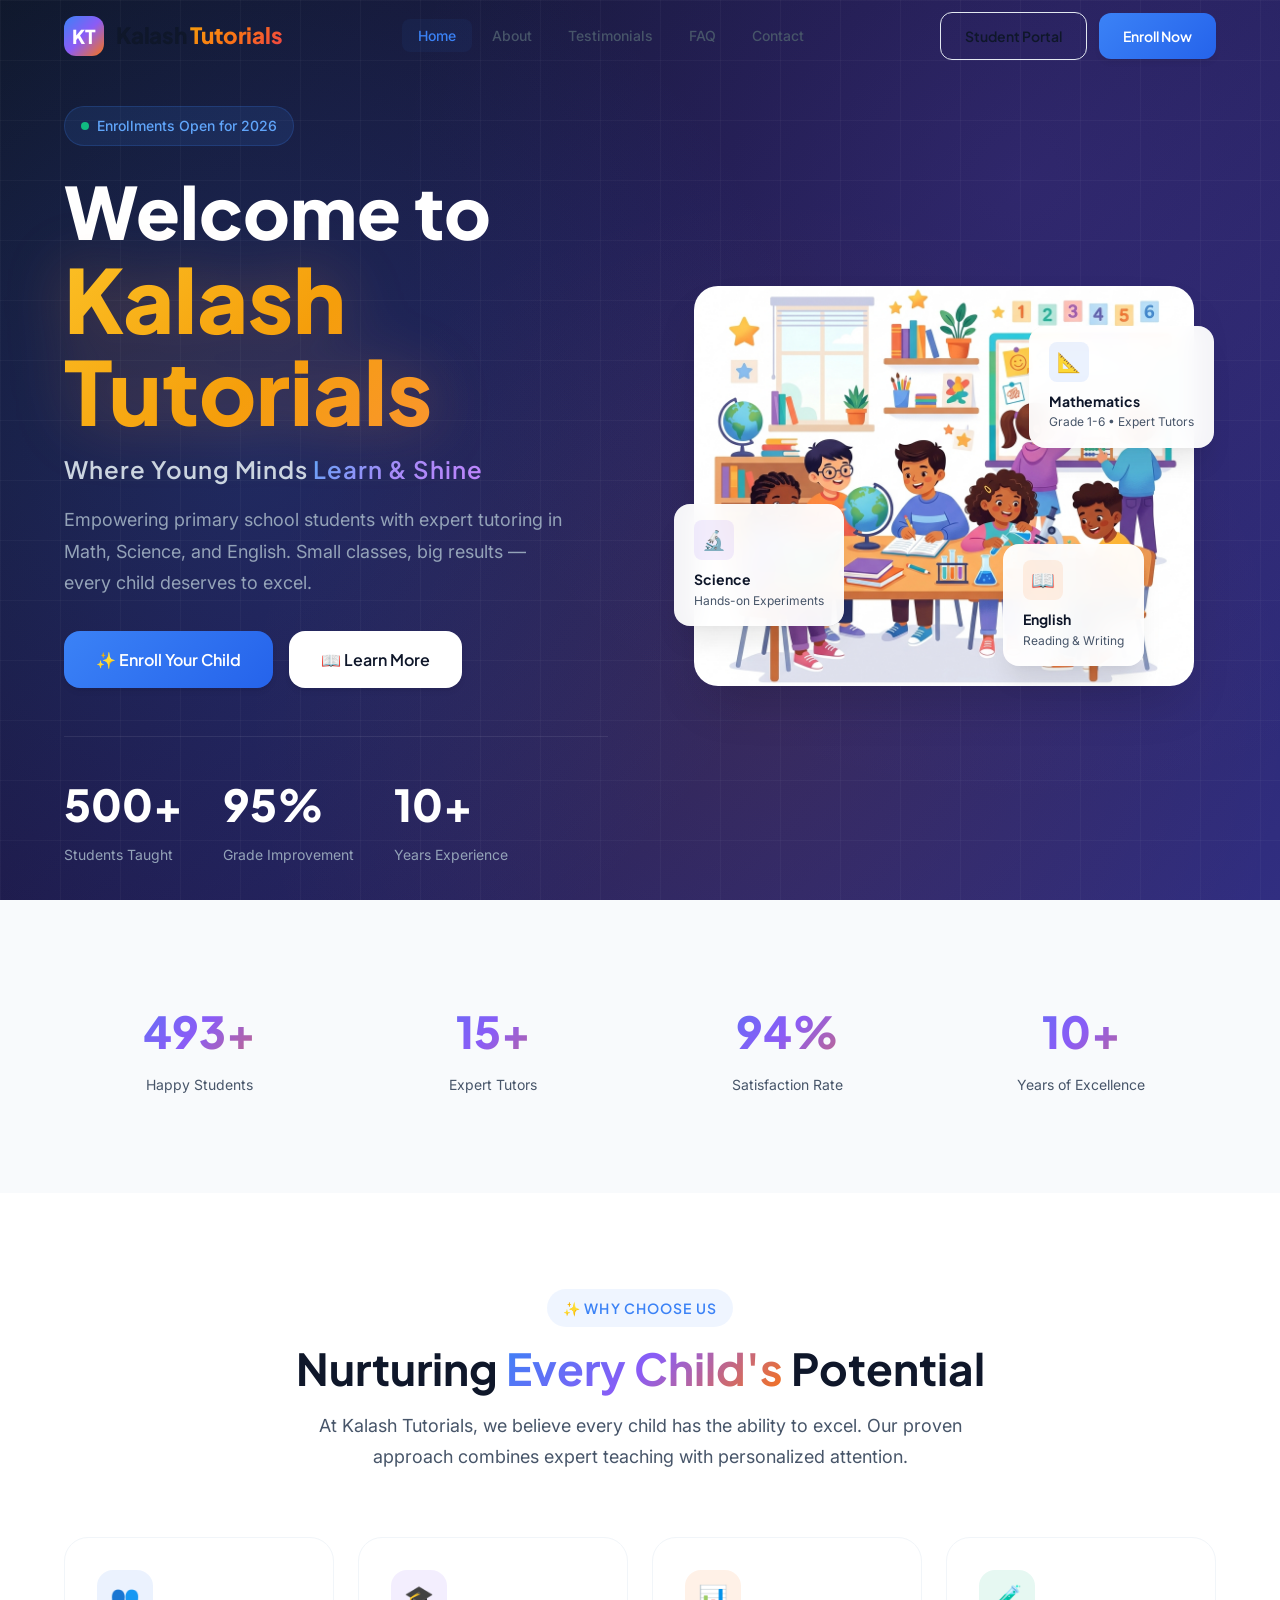
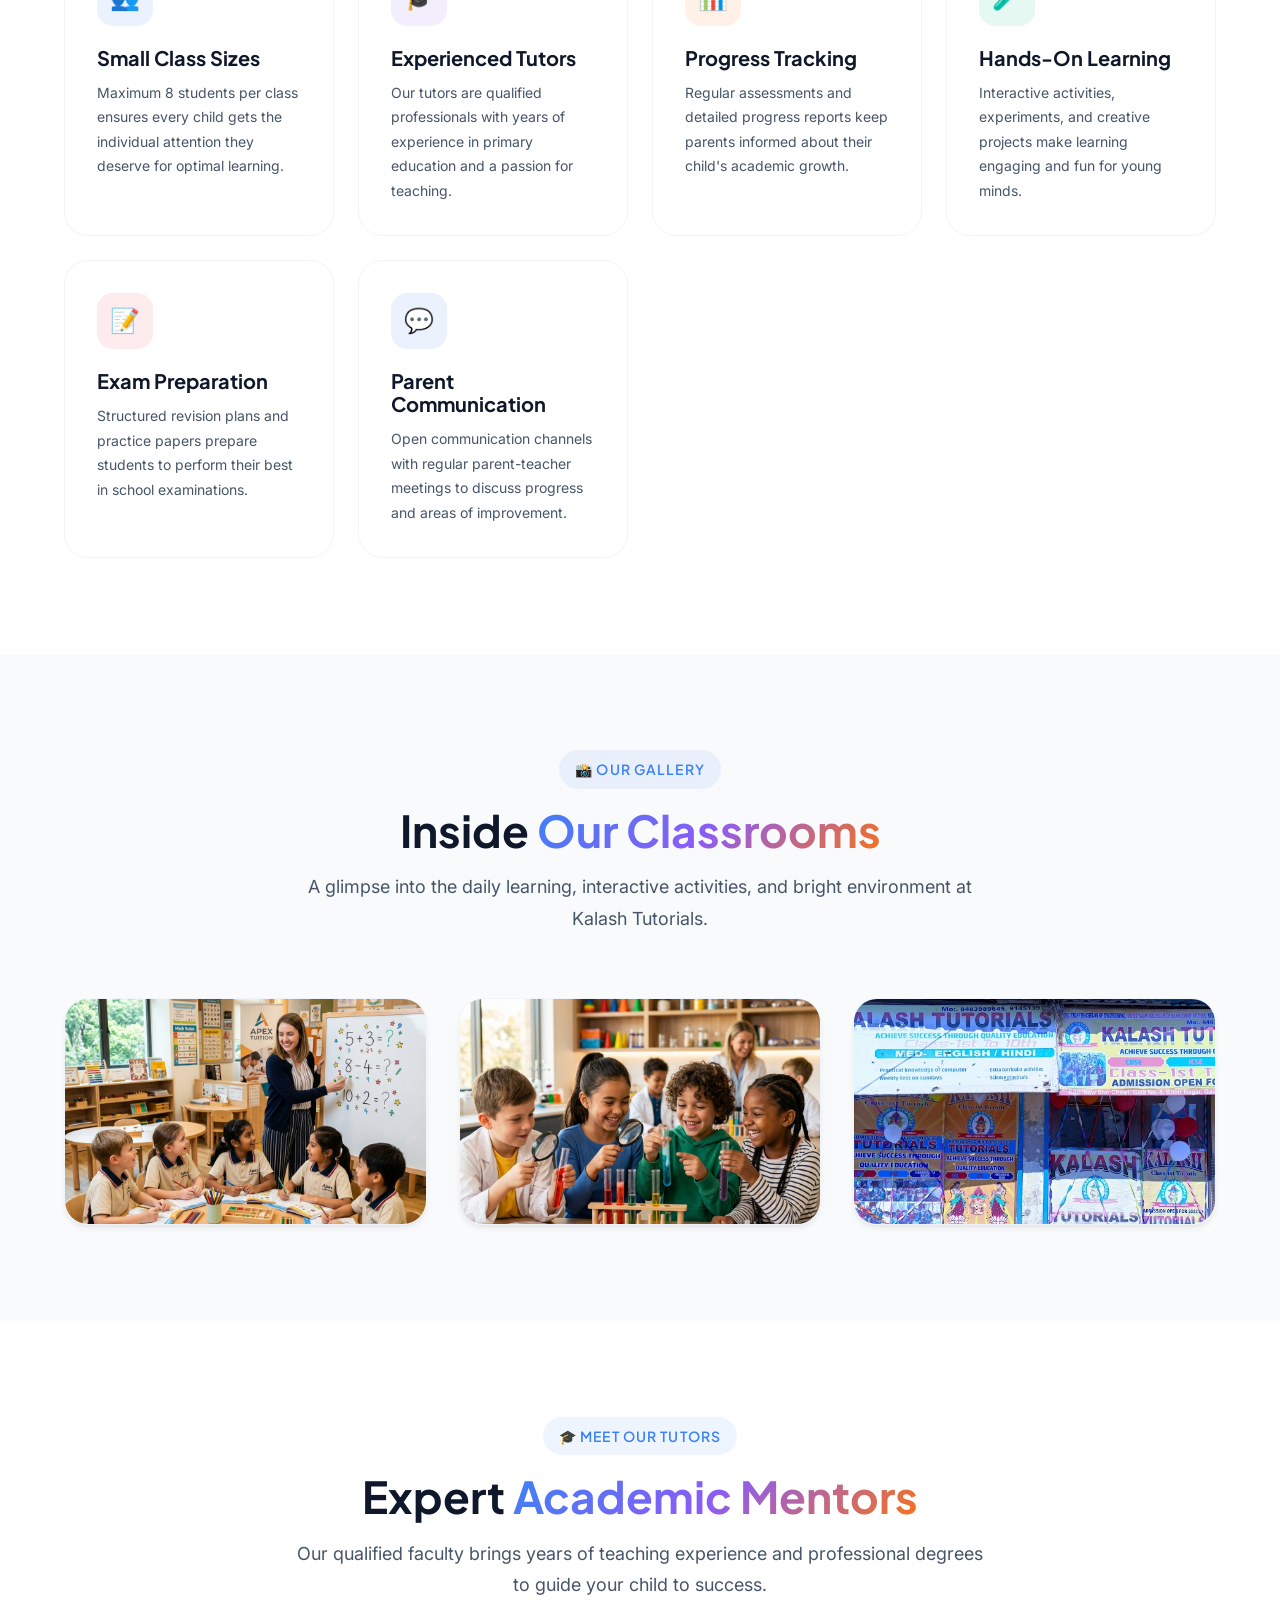
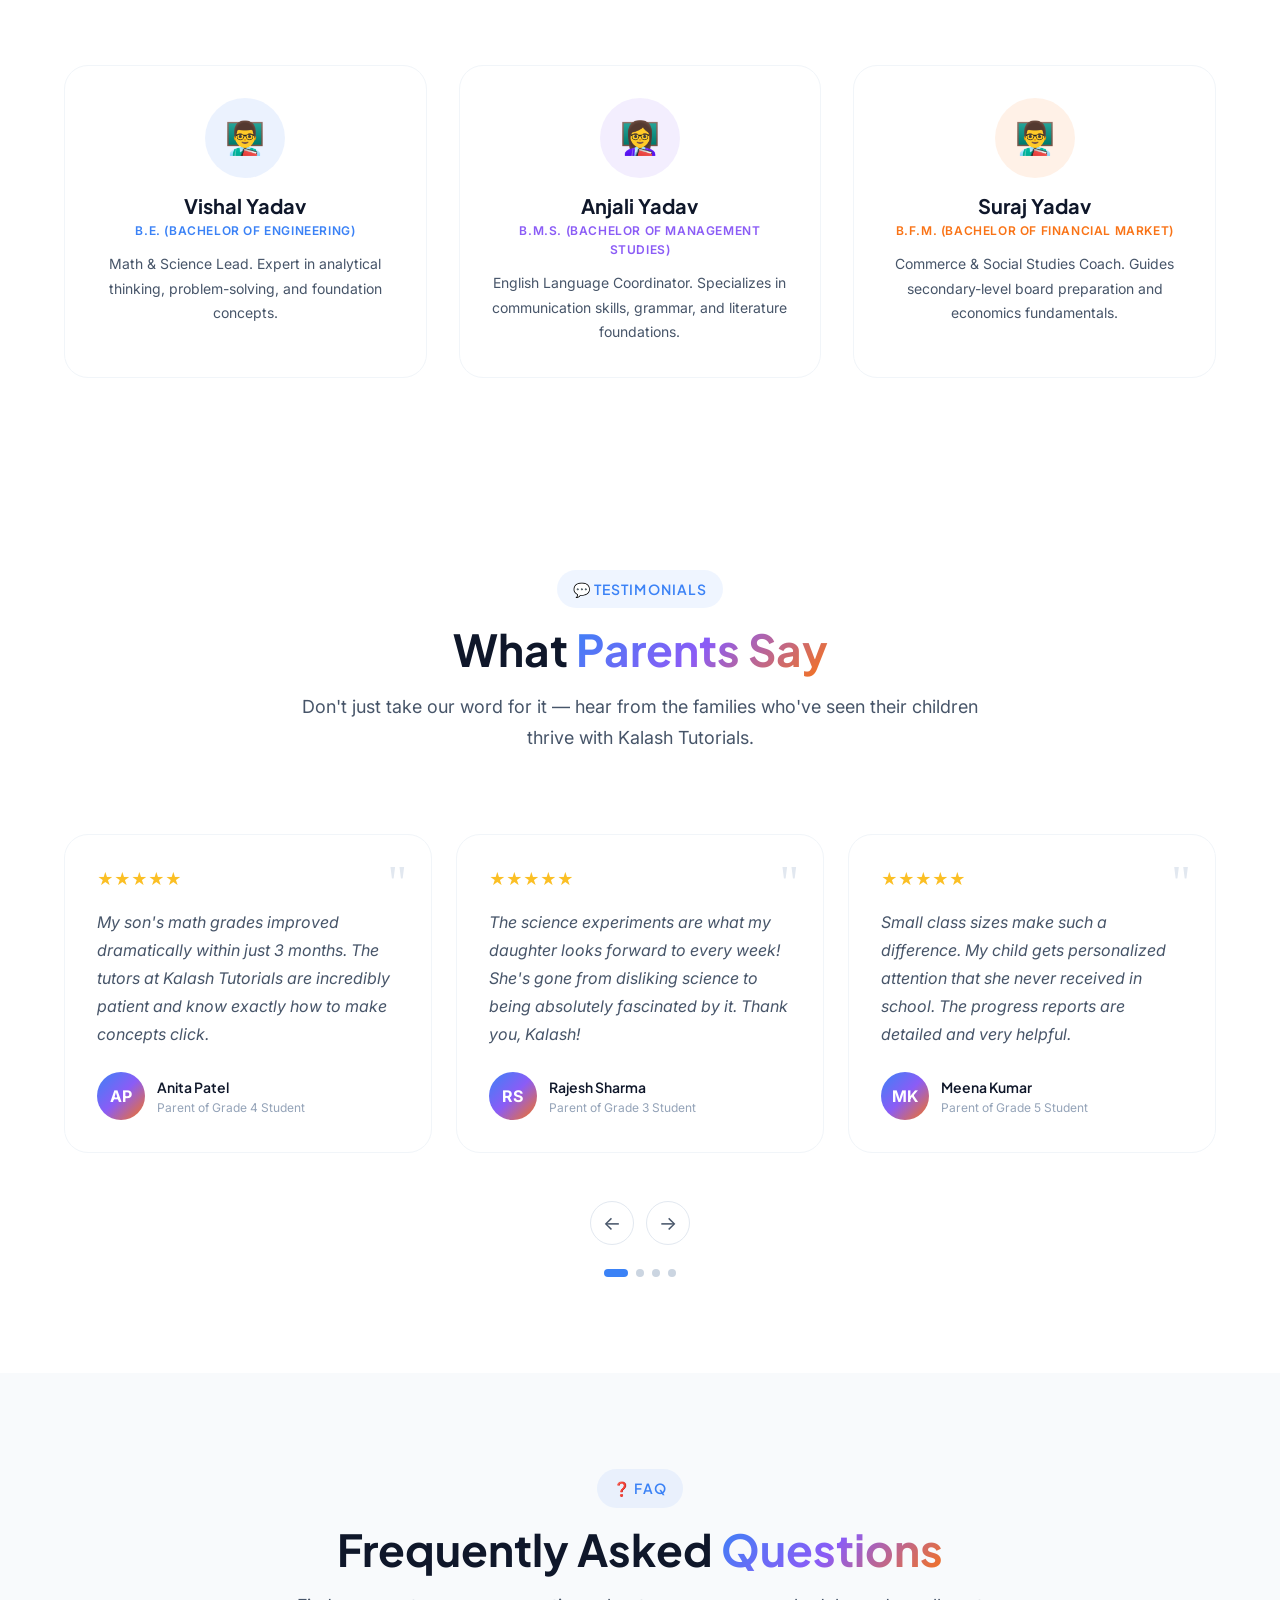
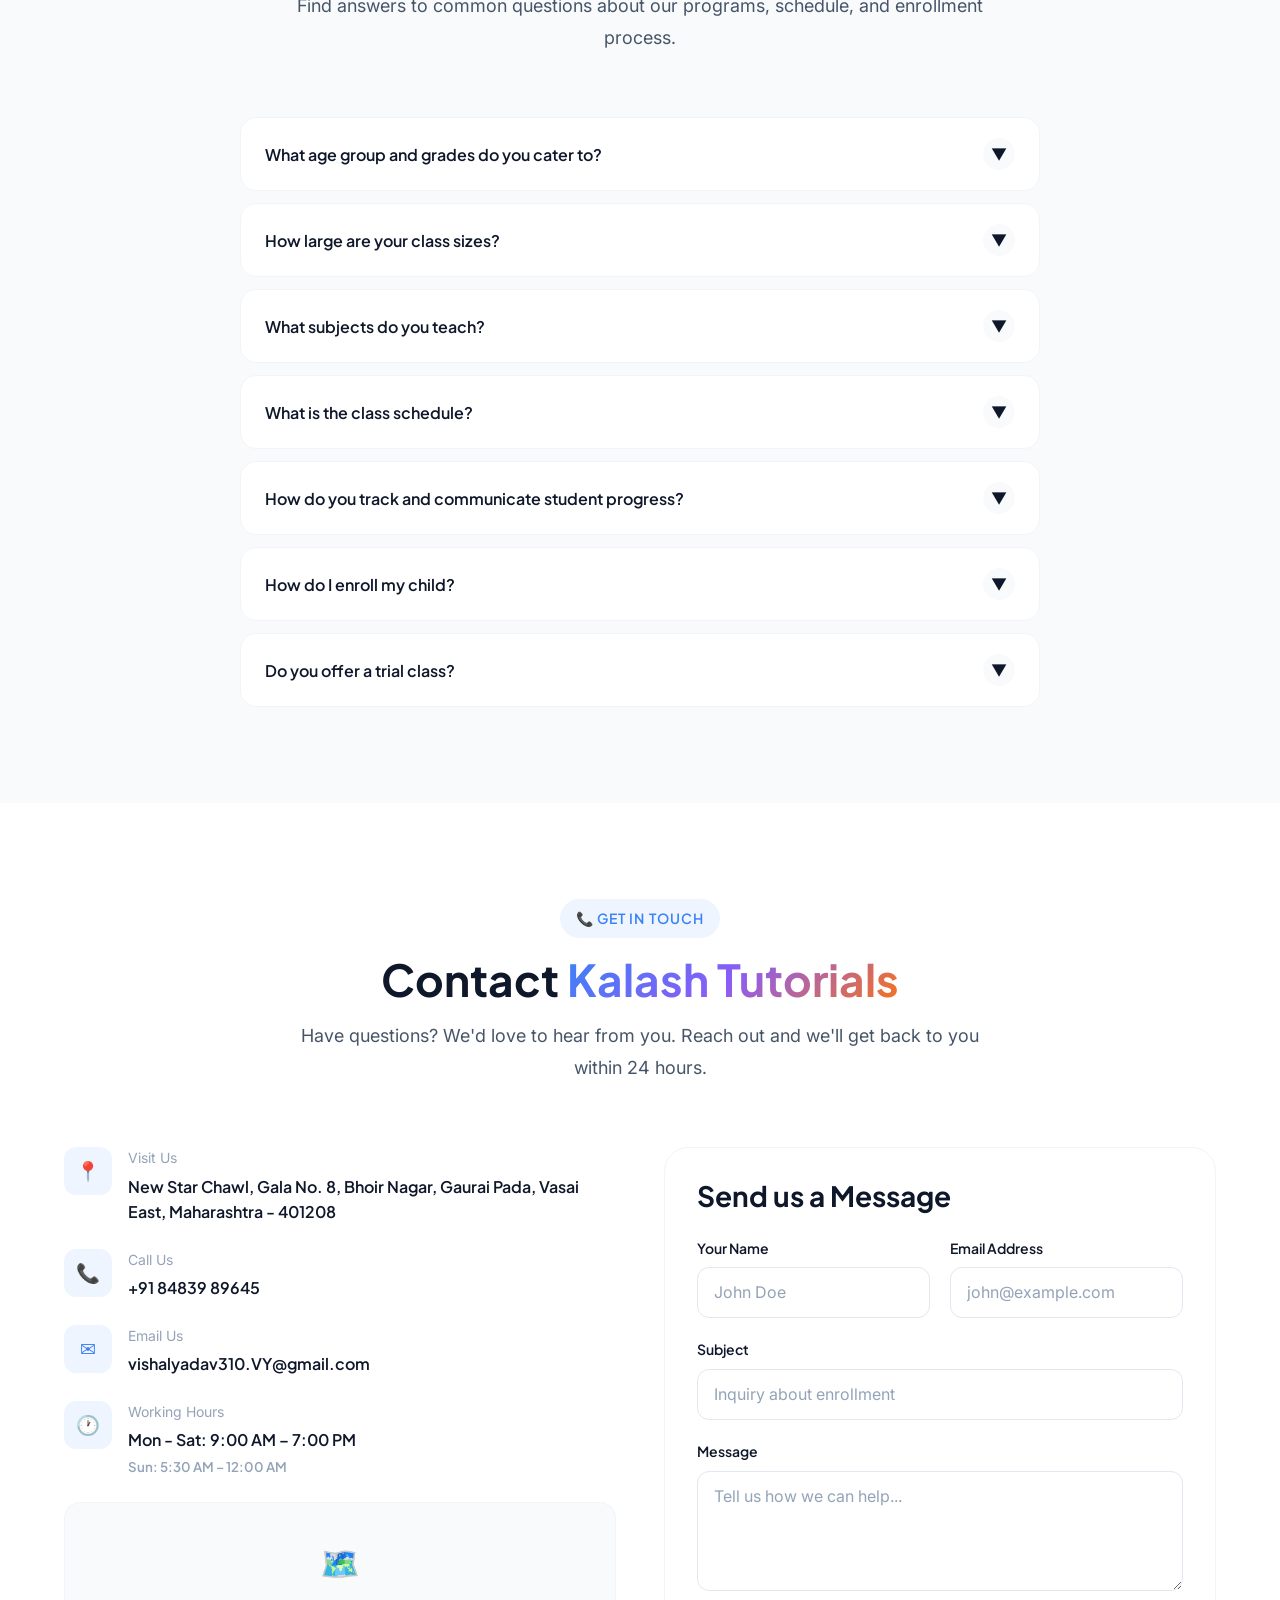
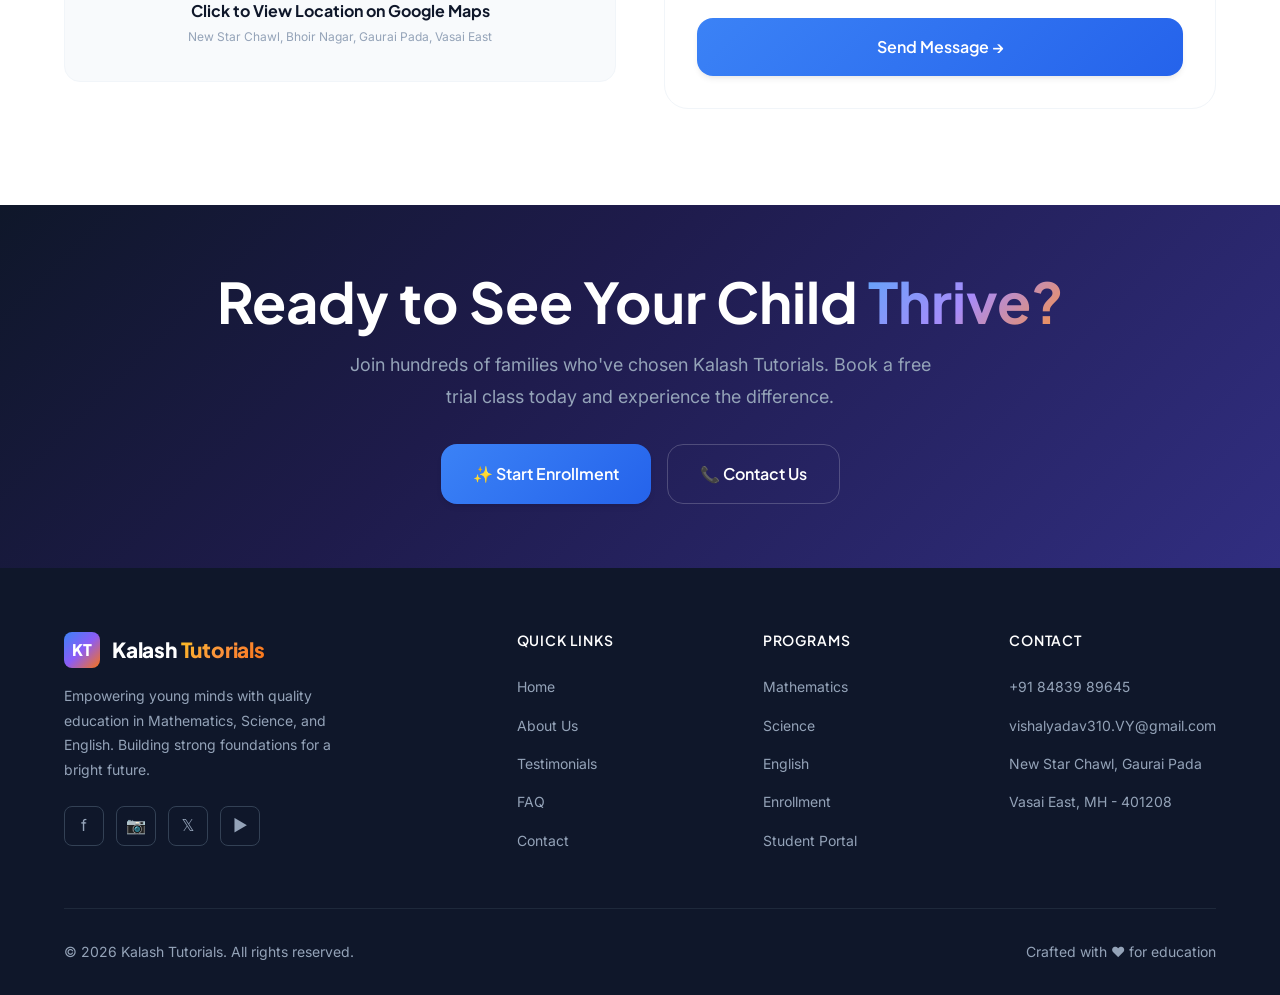
<file: index.html>
<!DOCTYPE html>
<html lang="en">
<head>
  <meta charset="UTF-8">
  <meta name="viewport" content="width=device-width, initial-scale=1.0">
  <meta name="description" content="Kalash Tutorials — Premier primary school tuition center for Math, Science, and English. Small class sizes, experienced tutors, and personalized learning for every child.">
  <meta name="keywords" content="tuition center, primary school tuition, math tuition, science tuition, english tuition, Kalash Tutorials">
  <title>Kalash Tutorials — Where Young Minds Shine</title>
  <link rel="stylesheet" href="css/style.css">
  <link rel="icon" href="data:image/svg+xml,<svg xmlns='http://www.w3.org/2000/svg' viewBox='0 0 100 100'><text y='.9em' font-size='90'>📚</text></svg>">
</head>
<body>

  <!-- ======== Navigation ======== -->
  <nav class="nav" id="nav">
    <div class="nav__inner">
      <a href="index.html" class="nav__logo">
        <div class="nav__logo-icon">KT</div>
        <span class="brand-name">Kalash <span class="brand-name__accent">Tutorials</span></span>
      </a>

      <ul class="nav__links" id="navLinks">
        <li><a href="#home" class="nav__link nav__link--active" data-section="home">Home</a></li>
        <li><a href="#about" class="nav__link" data-section="about">About</a></li>
        <li><a href="#testimonials" class="nav__link" data-section="testimonials">Testimonials</a></li>
        <li><a href="#faq" class="nav__link" data-section="faq">FAQ</a></li>
        <li><a href="#contact" class="nav__link" data-section="contact">Contact</a></li>
      </ul>

      <div class="nav__actions">
        <a href="portal.html" class="btn btn--outline">Student Portal</a>
        <a href="enroll.html" class="btn btn--primary">Enroll Now</a>
        <button class="nav__hamburger" id="hamburger" aria-label="Toggle menu">
          <span></span>
          <span></span>
          <span></span>
        </button>
      </div>
    </div>
  </nav>


  <!-- ======== Hero Section ======== -->
  <section class="hero" id="home">
    <div class="hero__grid"></div>
    <div class="container">
      <div class="hero__content">
        <div class="hero__text">
          <div class="hero__badge">
            <span class="hero__badge-dot"></span>
            Enrollments Open for 2026
          </div>
          <h1 class="hero__title">
            Welcome to<br><span class="brand-name--hero">Kalash Tutorials</span>
          </h1>
          <p class="hero__tagline">Where Young Minds <span>Learn & Shine</span></p>
          <p class="hero__description">
            Empowering primary school students with expert tutoring in Math, Science, and English. 
            Small classes, big results — every child deserves to excel.
          </p>
          <div class="hero__actions">
            <a href="enroll.html" class="btn btn--primary btn--lg">
              ✨ Enroll Your Child
            </a>
            <a href="#about" class="btn btn--white btn--lg">
              📖 Learn More
            </a>
          </div>
          <div class="hero__stats">
            <div>
              <div class="hero__stat-value">500+</div>
              <div class="hero__stat-label">Students Taught</div>
            </div>
            <div>
              <div class="hero__stat-value">95%</div>
              <div class="hero__stat-label">Grade Improvement</div>
            </div>
            <div>
              <div class="hero__stat-value">10+</div>
              <div class="hero__stat-label">Years Experience</div>
            </div>
          </div>
        </div>
        <div class="hero__visual">
          <div class="hero__image-wrapper">
            <img src="images/hero.png" alt="Children learning together at Kalash Tutorials" style="width:100%;height:400px;object-fit:cover;border-radius:var(--radius-2xl);">
            <div class="hero__float-card hero__float-card--1">
              <div class="hero__float-icon" style="background:rgba(59,130,246,0.1);">📐</div>
              <div class="hero__float-title">Mathematics</div>
              <div class="hero__float-subtitle">Grade 1-6 • Expert Tutors</div>
            </div>
            <div class="hero__float-card hero__float-card--2">
              <div class="hero__float-icon" style="background:rgba(139,92,246,0.1);">🔬</div>
              <div class="hero__float-title">Science</div>
              <div class="hero__float-subtitle">Hands-on Experiments</div>
            </div>
            <div class="hero__float-card hero__float-card--3">
              <div class="hero__float-icon" style="background:rgba(249,115,22,0.1);">📖</div>
              <div class="hero__float-title">English</div>
              <div class="hero__float-subtitle">Reading & Writing</div>
            </div>
          </div>
        </div>
      </div>
    </div>
  </section>


  <!-- ======== Stats Bar ======== -->
  <section class="section" style="padding:var(--space-12) 0;background:var(--surface-secondary);">
    <div class="container">
      <div class="stats-bar reveal">
        <div class="stat-item">
          <div class="stat-item__value" data-count="500">0+</div>
          <div class="stat-item__label">Happy Students</div>
        </div>
        <div class="stat-item">
          <div class="stat-item__value" data-count="15">0+</div>
          <div class="stat-item__label">Expert Tutors</div>
        </div>
        <div class="stat-item">
          <div class="stat-item__value" data-count="95">0%</div>
          <div class="stat-item__label">Satisfaction Rate</div>
        </div>
        <div class="stat-item">
          <div class="stat-item__value" data-count="10">0+</div>
          <div class="stat-item__label">Years of Excellence</div>
        </div>
      </div>
    </div>
  </section>


  <!-- ======== About / Why Choose Us ======== -->
  <section class="section" id="about">
    <div class="container">
      <div class="section__header reveal">
        <span class="section__label">✨ Why Choose Us</span>
        <h2 class="section__title">Nurturing <span class="text-gradient">Every Child's</span> Potential</h2>
        <p class="section__subtitle">At Kalash Tutorials, we believe every child has the ability to excel. Our proven approach combines expert teaching with personalized attention.</p>
      </div>
      <div class="features-grid">
        <div class="feature-card reveal reveal--delay-1">
          <div class="feature-card__icon feature-card__icon--blue">👥</div>
          <h3 class="feature-card__title">Small Class Sizes</h3>
          <p class="feature-card__text">Maximum 8 students per class ensures every child gets the individual attention they deserve for optimal learning.</p>
        </div>
        <div class="feature-card reveal reveal--delay-2">
          <div class="feature-card__icon feature-card__icon--purple">🎓</div>
          <h3 class="feature-card__title">Experienced Tutors</h3>
          <p class="feature-card__text">Our tutors are qualified professionals with years of experience in primary education and a passion for teaching.</p>
        </div>
        <div class="feature-card reveal reveal--delay-3">
          <div class="feature-card__icon feature-card__icon--coral">📊</div>
          <h3 class="feature-card__title">Progress Tracking</h3>
          <p class="feature-card__text">Regular assessments and detailed progress reports keep parents informed about their child's academic growth.</p>
        </div>
        <div class="feature-card reveal reveal--delay-4">
          <div class="feature-card__icon feature-card__icon--emerald">🧪</div>
          <h3 class="feature-card__title">Hands-On Learning</h3>
          <p class="feature-card__text">Interactive activities, experiments, and creative projects make learning engaging and fun for young minds.</p>
        </div>
        <div class="feature-card reveal reveal--delay-1">
          <div class="feature-card__icon feature-card__icon--rose">📝</div>
          <h3 class="feature-card__title">Exam Preparation</h3>
          <p class="feature-card__text">Structured revision plans and practice papers prepare students to perform their best in school examinations.</p>
        </div>
        <div class="feature-card reveal reveal--delay-2">
          <div class="feature-card__icon feature-card__icon--blue">💬</div>
          <h3 class="feature-card__title">Parent Communication</h3>
          <p class="feature-card__text">Open communication channels with regular parent-teacher meetings to discuss progress and areas of improvement.</p>
        </div>
      </div>
    </div>
  </section>





  <!-- ======== Gallery ======== -->
  <section class="section section--alt" id="gallery">
     <div class="container">
       <div class="section__header reveal">
         <span class="section__label">📸 Our Gallery</span>
         <h2 class="section__title">Inside <span class="text-gradient">Our Classrooms</span></h2>
         <p class="section__subtitle">A glimpse into the daily learning, interactive activities, and bright environment at Kalash Tutorials.</p>
       </div>
       <div class="gallery-grid reveal">
         
         <div class="gallery-card">
           <img src="images/class_math.png" alt="Primary School Math Session" loading="lazy">
           <div class="gallery-overlay">
             <span class="gallery-tag">📐 Math Mastery</span>
             <h3 class="gallery-title">Interactive Problem Solving</h3>
           </div>
         </div>

         <div class="gallery-card">
           <img src="images/class_science.png" alt="Primary School Science Experiment" loading="lazy">
           <div class="gallery-overlay">
             <span class="gallery-tag">🔬 Science Explorers</span>
             <h3 class="gallery-title">Hands-on Experiments</h3>
           </div>
         </div>

         <div class="gallery-card">
           <img src="images/kalash_storefront.png" alt="Kalash Tutorials Tuition Center Storefront" loading="lazy">
           <div class="gallery-overlay">
             <span class="gallery-tag">🏫 Our Center</span>
             <h3 class="gallery-title">Gaurai Pada, Vasai East</h3>
           </div>
         </div>

       </div>
     </div>
  </section>


  <!-- ======== Tutors / Faculty ======== -->
  <section class="section" id="tutors">
    <div class="container">
      <div class="section__header reveal">
        <span class="section__label">🎓 Meet Our Tutors</span>
        <h2 class="section__title">Expert <span class="text-gradient">Academic Mentors</span></h2>
        <p class="section__subtitle">Our qualified faculty brings years of teaching experience and professional degrees to guide your child to success.</p>
      </div>
      <div class="tutors-grid reveal" style="display:grid;grid-template-columns:repeat(auto-fit,minmax(280px,1fr));gap:var(--space-8);margin-top:var(--space-8);">
        
        <!-- Tutor 1 -->
        <div class="tutor-card" style="background:var(--surface-elevated);border:1px solid var(--clr-primary-100);border-radius:var(--radius-2xl);padding:var(--space-8);text-align:center;transition:transform var(--transition-base),box-shadow var(--transition-base);" onmouseover="this.style.transform='translateY(-4px)'; this.style.boxShadow='var(--shadow-xl)';" onmouseout="this.style.transform='translateY(0)'; this.style.boxShadow='none';">
          <div style="width:80px;height:80px;border-radius:50%;background:rgba(59,130,246,0.1);color:var(--clr-accent-blue);font-size:2rem;display:flex;align-items:center;justify-content:center;margin:0 auto var(--space-4);">👨‍🏫</div>
          <h3 style="font-size:var(--fs-h4);margin-bottom:var(--space-1);color:var(--text-primary);font-family:var(--font-heading);font-weight:700;">Vishal Yadav</h3>
          <p style="font-size:var(--fs-caption);font-weight:600;color:var(--clr-accent-blue);text-transform:uppercase;letter-spacing:0.05em;margin-bottom:var(--space-3);">B.E. (Bachelor of Engineering)</p>
          <p style="font-size:var(--fs-body-sm);color:var(--text-secondary);line-height:var(--lh-relaxed);">Math &amp; Science Lead. Expert in analytical thinking, problem-solving, and foundation concepts.</p>
        </div>

        <!-- Tutor 2 -->
        <div class="tutor-card" style="background:var(--surface-elevated);border:1px solid var(--clr-primary-100);border-radius:var(--radius-2xl);padding:var(--space-8);text-align:center;transition:transform var(--transition-base),box-shadow var(--transition-base);" onmouseover="this.style.transform='translateY(-4px)'; this.style.boxShadow='var(--shadow-xl)';" onmouseout="this.style.transform='translateY(0)'; this.style.boxShadow='none';">
          <div style="width:80px;height:80px;border-radius:50%;background:rgba(139,92,246,0.1);color:var(--clr-accent-purple);font-size:2rem;display:flex;align-items:center;justify-content:center;margin:0 auto var(--space-4);">👩‍🏫</div>
          <h3 style="font-size:var(--fs-h4);margin-bottom:var(--space-1);color:var(--text-primary);font-family:var(--font-heading);font-weight:700;">Anjali Yadav</h3>
          <p style="font-size:var(--fs-caption);font-weight:600;color:var(--clr-accent-purple);text-transform:uppercase;letter-spacing:0.05em;margin-bottom:var(--space-3);">B.M.S. (Bachelor of Management Studies)</p>
          <p style="font-size:var(--fs-body-sm);color:var(--text-secondary);line-height:var(--lh-relaxed);">English Language Coordinator. Specializes in communication skills, grammar, and literature foundations.</p>
        </div>

        <!-- Tutor 3 -->
        <div class="tutor-card" style="background:var(--surface-elevated);border:1px solid var(--clr-primary-100);border-radius:var(--radius-2xl);padding:var(--space-8);text-align:center;transition:transform var(--transition-base),box-shadow var(--transition-base);" onmouseover="this.style.transform='translateY(-4px)'; this.style.boxShadow='var(--shadow-xl)';" onmouseout="this.style.transform='translateY(0)'; this.style.boxShadow='none';">
          <div style="width:80px;height:80px;border-radius:50%;background:rgba(249,115,22,0.1);color:var(--clr-accent-coral);font-size:2rem;display:flex;align-items:center;justify-content:center;margin:0 auto var(--space-4);">👨‍🏫</div>
          <h3 style="font-size:var(--fs-h4);margin-bottom:var(--space-1);color:var(--text-primary);font-family:var(--font-heading);font-weight:700;">Suraj Yadav</h3>
          <p style="font-size:var(--fs-caption);font-weight:600;color:var(--clr-accent-coral);text-transform:uppercase;letter-spacing:0.05em;margin-bottom:var(--space-3);">B.F.M. (Bachelor of Financial Market)</p>
          <p style="font-size:var(--fs-body-sm);color:var(--text-secondary);line-height:var(--lh-relaxed);">Commerce &amp; Social Studies Coach. Guides secondary-level board preparation and economics fundamentals.</p>
        </div>

      </div>
    </div>
  </section>


  <!-- ======== Testimonials ======== -->
  <section class="section" id="testimonials">
    <div class="container">
      <div class="section__header reveal">
        <span class="section__label">💬 Testimonials</span>
        <h2 class="section__title">What <span class="text-gradient">Parents Say</span></h2>
        <p class="section__subtitle">Don't just take our word for it — hear from the families who've seen their children thrive with Kalash Tutorials.</p>
      </div>
      <div class="testimonials-slider reveal" id="testimonialSlider">
        <div class="testimonials-track" id="testimonialTrack">

          <div class="testimonial-card">
            <div class="testimonial-card__quote">"</div>
            <div class="testimonial-card__stars">★★★★★</div>
            <p class="testimonial-card__text">My son's math grades improved dramatically within just 3 months. The tutors at Kalash Tutorials are incredibly patient and know exactly how to make concepts click.</p>
            <div class="testimonial-card__author">
              <div class="testimonial-card__avatar">AP</div>
              <div>
                <div class="testimonial-card__name">Anita Patel</div>
                <div class="testimonial-card__role">Parent of Grade 4 Student</div>
              </div>
            </div>
          </div>

          <div class="testimonial-card">
            <div class="testimonial-card__quote">"</div>
            <div class="testimonial-card__stars">★★★★★</div>
            <p class="testimonial-card__text">The science experiments are what my daughter looks forward to every week! She's gone from disliking science to being absolutely fascinated by it. Thank you, Kalash!</p>
            <div class="testimonial-card__author">
              <div class="testimonial-card__avatar">RS</div>
              <div>
                <div class="testimonial-card__name">Rajesh Sharma</div>
                <div class="testimonial-card__role">Parent of Grade 3 Student</div>
              </div>
            </div>
          </div>

          <div class="testimonial-card">
            <div class="testimonial-card__quote">"</div>
            <div class="testimonial-card__stars">★★★★★</div>
            <p class="testimonial-card__text">Small class sizes make such a difference. My child gets personalized attention that she never received in school. The progress reports are detailed and very helpful.</p>
            <div class="testimonial-card__author">
              <div class="testimonial-card__avatar">MK</div>
              <div>
                <div class="testimonial-card__name">Meena Kumar</div>
                <div class="testimonial-card__role">Parent of Grade 5 Student</div>
              </div>
            </div>
          </div>

          <div class="testimonial-card">
            <div class="testimonial-card__quote">"</div>
            <div class="testimonial-card__stars">★★★★★</div>
            <p class="testimonial-card__text">English was always challenging for my son, but with the creative writing exercises and reading sessions here, he's now writing stories on his own! Truly impressive tutoring.</p>
            <div class="testimonial-card__author">
              <div class="testimonial-card__avatar">DG</div>
              <div>
                <div class="testimonial-card__name">Deepak Gupta</div>
                <div class="testimonial-card__role">Parent of Grade 2 Student</div>
              </div>
            </div>
          </div>

          <div class="testimonial-card">
            <div class="testimonial-card__quote">"</div>
            <div class="testimonial-card__stars">★★★★★</div>
            <p class="testimonial-card__text">We've tried multiple tuition centers before finding Kalash. The difference is night and day. The structured curriculum and caring tutors have transformed our child's confidence.</p>
            <div class="testimonial-card__author">
              <div class="testimonial-card__avatar">SJ</div>
              <div>
                <div class="testimonial-card__name">Sunita Joshi</div>
                <div class="testimonial-card__role">Parent of Grade 6 Student</div>
              </div>
            </div>
          </div>

          <div class="testimonial-card">
            <div class="testimonial-card__quote">"</div>
            <div class="testimonial-card__stars">★★★★★</div>
            <p class="testimonial-card__text">The regular parent-teacher meetings keep us in the loop about our child's progress. It's clear the tutors genuinely care about every student's success. Highly recommend!</p>
            <div class="testimonial-card__author">
              <div class="testimonial-card__avatar">VN</div>
              <div>
                <div class="testimonial-card__name">Vikram Nair</div>
                <div class="testimonial-card__role">Parent of Grade 1 Student</div>
              </div>
            </div>
          </div>

        </div>
      </div>
      <div class="testimonials-nav">
        <button class="testimonials-nav__btn" id="prevTestimonial" aria-label="Previous testimonials">←</button>
        <button class="testimonials-nav__btn" id="nextTestimonial" aria-label="Next testimonials">→</button>
      </div>
      <div class="testimonials-dots" id="testimonialDots"></div>
    </div>
  </section>


  <!-- ======== FAQ ======== -->
  <section class="section section--alt" id="faq">
    <div class="container">
      <div class="section__header reveal">
        <span class="section__label">❓ FAQ</span>
        <h2 class="section__title">Frequently Asked <span class="text-gradient">Questions</span></h2>
        <p class="section__subtitle">Find answers to common questions about our programs, schedule, and enrollment process.</p>
      </div>
      <div class="faq-list">

        <div class="faq-item reveal reveal--delay-1">
          <div class="faq-item__header" role="button" tabindex="0" aria-expanded="false">
            <span class="faq-item__question">What age group and grades do you cater to?</span>
            <span class="faq-item__icon">▼</span>
          </div>
          <div class="faq-item__body">
            <p class="faq-item__answer">We offer tuition for primary school students from Grade 1 through Grade 6 (ages 6-12). Our curriculum is tailored to each grade level, ensuring age-appropriate teaching methods and content.</p>
          </div>
        </div>

        <div class="faq-item reveal reveal--delay-2">
          <div class="faq-item__header" role="button" tabindex="0" aria-expanded="false">
            <span class="faq-item__question">How large are your class sizes?</span>
            <span class="faq-item__icon">▼</span>
          </div>
          <div class="faq-item__body">
            <p class="faq-item__answer">We maintain a strict maximum of 8 students per class. This small group size ensures that every child receives personalized attention and can actively participate in lessons.</p>
          </div>
        </div>

        <div class="faq-item reveal reveal--delay-3">
          <div class="faq-item__header" role="button" tabindex="0" aria-expanded="false">
            <span class="faq-item__question">What subjects do you teach?</span>
            <span class="faq-item__icon">▼</span>
          </div>
          <div class="faq-item__body">
            <p class="faq-item__answer">We specialize in three core subjects: Mathematics, Science, and English. Each subject has a structured curriculum with regular assessments to track progress. Students can enroll in one, two, or all three subjects.</p>
          </div>
        </div>

        <div class="faq-item reveal reveal--delay-4">
          <div class="faq-item__header" role="button" tabindex="0" aria-expanded="false">
            <span class="faq-item__question">What is the class schedule?</span>
            <span class="faq-item__icon">▼</span>
          </div>
          <div class="faq-item__body">
            <p class="faq-item__answer">We offer flexible scheduling with both weekday and weekend options. Weekday classes run from 9-11 AM or 2-4 PM, and weekend classes run from 9-11 AM or 2-4 PM. You can choose the slot that best fits your child's routine.</p>
          </div>
        </div>

        <div class="faq-item reveal reveal--delay-1">
          <div class="faq-item__header" role="button" tabindex="0" aria-expanded="false">
            <span class="faq-item__question">How do you track and communicate student progress?</span>
            <span class="faq-item__icon">▼</span>
          </div>
          <div class="faq-item__body">
            <p class="faq-item__answer">We conduct regular assessments and provide detailed progress reports to parents. Additionally, we hold periodic parent-teacher meetings and maintain an online student portal where parents can track attendance, assignments, and grades.</p>
          </div>
        </div>

        <div class="faq-item reveal reveal--delay-2">
          <div class="faq-item__header" role="button" tabindex="0" aria-expanded="false">
            <span class="faq-item__question">How do I enroll my child?</span>
            <span class="faq-item__icon">▼</span>
          </div>
          <div class="faq-item__body">
            <p class="faq-item__answer">You can enroll through our online enrollment form on this website, or visit our center in person. The process takes just a few minutes — you'll need your child's basic details and your contact information. Feel free to call us if you need any help!</p>
          </div>
        </div>

        <div class="faq-item reveal reveal--delay-3">
          <div class="faq-item__header" role="button" tabindex="0" aria-expanded="false">
            <span class="faq-item__question">Do you offer a trial class?</span>
            <span class="faq-item__icon">▼</span>
          </div>
          <div class="faq-item__body">
            <p class="faq-item__answer">Yes! We offer a complimentary trial class so your child can experience our teaching style and environment before committing. Contact us to schedule a free trial session in any subject.</p>
          </div>
        </div>

      </div>
    </div>
  </section>


  <!-- ======== Contact ======== -->
  <section class="section" id="contact">
    <div class="container">
      <div class="section__header reveal">
        <span class="section__label">📞 Get in Touch</span>
        <h2 class="section__title">Contact <span class="text-gradient">Kalash Tutorials</span></h2>
        <p class="section__subtitle">Have questions? We'd love to hear from you. Reach out and we'll get back to you within 24 hours.</p>
      </div>
      <div class="contact-grid">
        <div class="reveal">
          <div class="contact-info__item">
            <div class="contact-info__icon">📍</div>
            <div>
              <div class="contact-info__label">Visit Us</div>
              <div class="contact-info__value">New Star Chawl, Gala No. 8, Bhoir Nagar, Gaurai Pada, Vasai East, Maharashtra - 401208</div>
            </div>
          </div>
          <div class="contact-info__item">
            <div class="contact-info__icon">📞</div>
            <div>
              <div class="contact-info__label">Call Us</div>
              <div class="contact-info__value">+91 84839 89645</div>
            </div>
          </div>
          <div class="contact-info__item">
            <div class="contact-info__icon">✉️</div>
            <div>
              <div class="contact-info__label">Email Us</div>
              <div class="contact-info__value">vishalyadav310.VY@gmail.com</div>
            </div>
          </div>
          <div class="contact-info__item">
            <div class="contact-info__icon">🕐</div>
            <div>
              <div class="contact-info__label">Working Hours</div>
              <div class="contact-info__value">Mon - Sat: 9:00 AM – 7:00 PM<br><small style="color:var(--text-tertiary)">Sun: 5:30 AM – 12:00 AM</small></div>
            </div>
          </div>

          <!-- Clickable Map Card -->
          <a href="https://maps.app.goo.gl/KMM5Vtk3AspGJC3p9" target="_blank" rel="noopener" style="display:flex;flex-direction:column;align-items:center;justify-content:center;margin-top:var(--space-6);background:var(--surface-secondary);border:1px solid var(--clr-primary-100);border-radius:var(--radius-xl);height:180px;text-align:center;padding:var(--space-4);text-decoration:none;transition:border-color var(--transition-base), box-shadow var(--transition-base);" onmouseover="this.style.borderColor='var(--clr-accent-blue)'; this.style.boxShadow='var(--shadow-md)';" onmouseout="this.style.borderColor='var(--clr-primary-100)'; this.style.boxShadow='none';">
            <span style="font-size:2rem;margin-bottom:var(--space-2);">🗺️</span>
            <strong style="color:var(--text-primary);font-family:var(--font-heading);font-size:var(--fs-body);">Click to View Location on Google Maps</strong>
            <span style="font-size:var(--fs-caption);color:var(--text-tertiary);margin-top:var(--space-1);">New Star Chawl, Bhoir Nagar, Gaurai Pada, Vasai East</span>
          </a>
        </div>

        <div class="contact-form reveal reveal--delay-2">
          <h3 style="margin-bottom:var(--space-6);">Send us a Message</h3>
          <form id="contactForm" novalidate>
            <div class="form-row">
              <div class="form-group">
                <label class="form-label" for="contactName">Your Name</label>
                <input class="form-input" type="text" id="contactName" placeholder="John Doe" required>
                <span class="form-error">Please enter your name</span>
              </div>
              <div class="form-group">
                <label class="form-label" for="contactEmail">Email Address</label>
                <input class="form-input" type="email" id="contactEmail" placeholder="john@example.com" required>
                <span class="form-error">Please enter a valid email</span>
              </div>
            </div>
            <div class="form-group">
              <label class="form-label" for="contactSubject">Subject</label>
              <input class="form-input" type="text" id="contactSubject" placeholder="Inquiry about enrollment" required>
              <span class="form-error">Please enter a subject</span>
            </div>
            <div class="form-group">
              <label class="form-label" for="contactMessage">Message</label>
              <textarea class="form-textarea" id="contactMessage" placeholder="Tell us how we can help..." required></textarea>
              <span class="form-error">Please enter your message</span>
            </div>
            <button type="submit" class="btn btn--primary btn--lg" style="width:100%;">
              Send Message →
            </button>
          </form>
        </div>
      </div>
    </div>
  </section>


  <!-- ======== CTA Banner ======== -->
  <section class="section" style="background:var(--gradient-hero);padding:var(--space-16) 0;">
    <div class="container" style="text-align:center;">
      <div class="reveal">
        <h2 style="font-size:var(--fs-h1);color:white;margin-bottom:var(--space-4);">Ready to See Your Child <span style="background:linear-gradient(135deg,#60a5fa,#a78bfa,#fb923c);-webkit-background-clip:text;-webkit-text-fill-color:transparent;background-clip:text;">Thrive?</span></h2>
        <p style="font-size:var(--fs-body-lg);color:var(--clr-primary-400);max-width:600px;margin:0 auto var(--space-8);line-height:var(--lh-relaxed);">
          Join hundreds of families who've chosen Kalash Tutorials. Book a free trial class today and experience the difference.
        </p>
        <div style="display:flex;gap:var(--space-4);justify-content:center;flex-wrap:wrap;">
          <a href="enroll.html" class="btn btn--primary btn--lg">✨ Start Enrollment</a>
          <a href="#contact" class="btn btn--outline btn--lg" style="border-color:rgba(255,255,255,0.2);color:white;">📞 Contact Us</a>
        </div>
      </div>
    </div>
  </section>


  <!-- ======== Footer ======== -->
  <footer class="footer" id="footer">
    <div class="container">
      <div class="footer__grid">
        <div class="footer__brand">
          <div class="footer__logo">
            <div class="footer__logo-icon">KT</div>
            <span class="brand-name">Kalash <span class="brand-name__accent">Tutorials</span></span>
          </div>
          <p class="footer__description">Empowering young minds with quality education in Mathematics, Science, and English. Building strong foundations for a bright future.</p>
          <div class="footer__social">
            <a href="#" class="footer__social-link" aria-label="Facebook">f</a>
            <a href="#" class="footer__social-link" aria-label="Instagram">📷</a>
            <a href="#" class="footer__social-link" aria-label="Twitter">𝕏</a>
            <a href="#" class="footer__social-link" aria-label="YouTube">▶</a>
          </div>
        </div>
        <div>
          <h4 class="footer__col-title">Quick Links</h4>
          <a href="#home" class="footer__link">Home</a>
          <a href="#about" class="footer__link">About Us</a>
          <a href="#testimonials" class="footer__link">Testimonials</a>
          <a href="#faq" class="footer__link">FAQ</a>
          <a href="#contact" class="footer__link">Contact</a>
        </div>
        <div>
          <h4 class="footer__col-title">Programs</h4>
          <a href="enroll.html" class="footer__link">Mathematics</a>
          <a href="enroll.html" class="footer__link">Science</a>
          <a href="enroll.html" class="footer__link">English</a>
          <a href="enroll.html" class="footer__link">Enrollment</a>
          <a href="portal.html" class="footer__link">Student Portal</a>
        </div>
        <div>
          <h4 class="footer__col-title">Contact</h4>
          <a href="tel:+918483989645" class="footer__link">+91 84839 89645</a>
          <a href="mailto:vishalyadav310.VY@gmail.com" class="footer__link">vishalyadav310.VY@gmail.com</a>
          <span class="footer__link">New Star Chawl, Gaurai Pada</span>
          <span class="footer__link">Vasai East, MH - 401208</span>
        </div>
      </div>
      <div class="footer__bottom">
        <span>© 2026 Kalash Tutorials. All rights reserved.</span>
        <span>Crafted with ❤️ for education</span>
      </div>
    </div>
  </footer>


  <!-- Contact Success Modal -->
  <div class="modal-overlay" id="contactModal">
    <div class="modal">
      <div class="modal__icon">✅</div>
      <h3 class="modal__title">Message Sent!</h3>
      <p class="modal__text">Thank you for reaching out to Kalash Tutorials. We'll get back to you within 24 hours.</p>
      <button class="btn btn--primary btn--lg" id="closeContactModal" style="width:100%;">Got it!</button>
    </div>
  </div>


  <!-- Back to Top -->
  <button class="back-to-top" id="backToTop" aria-label="Back to top">↑</button>


  <script src="js/main.js"></script>
</body>
</html>
</file>
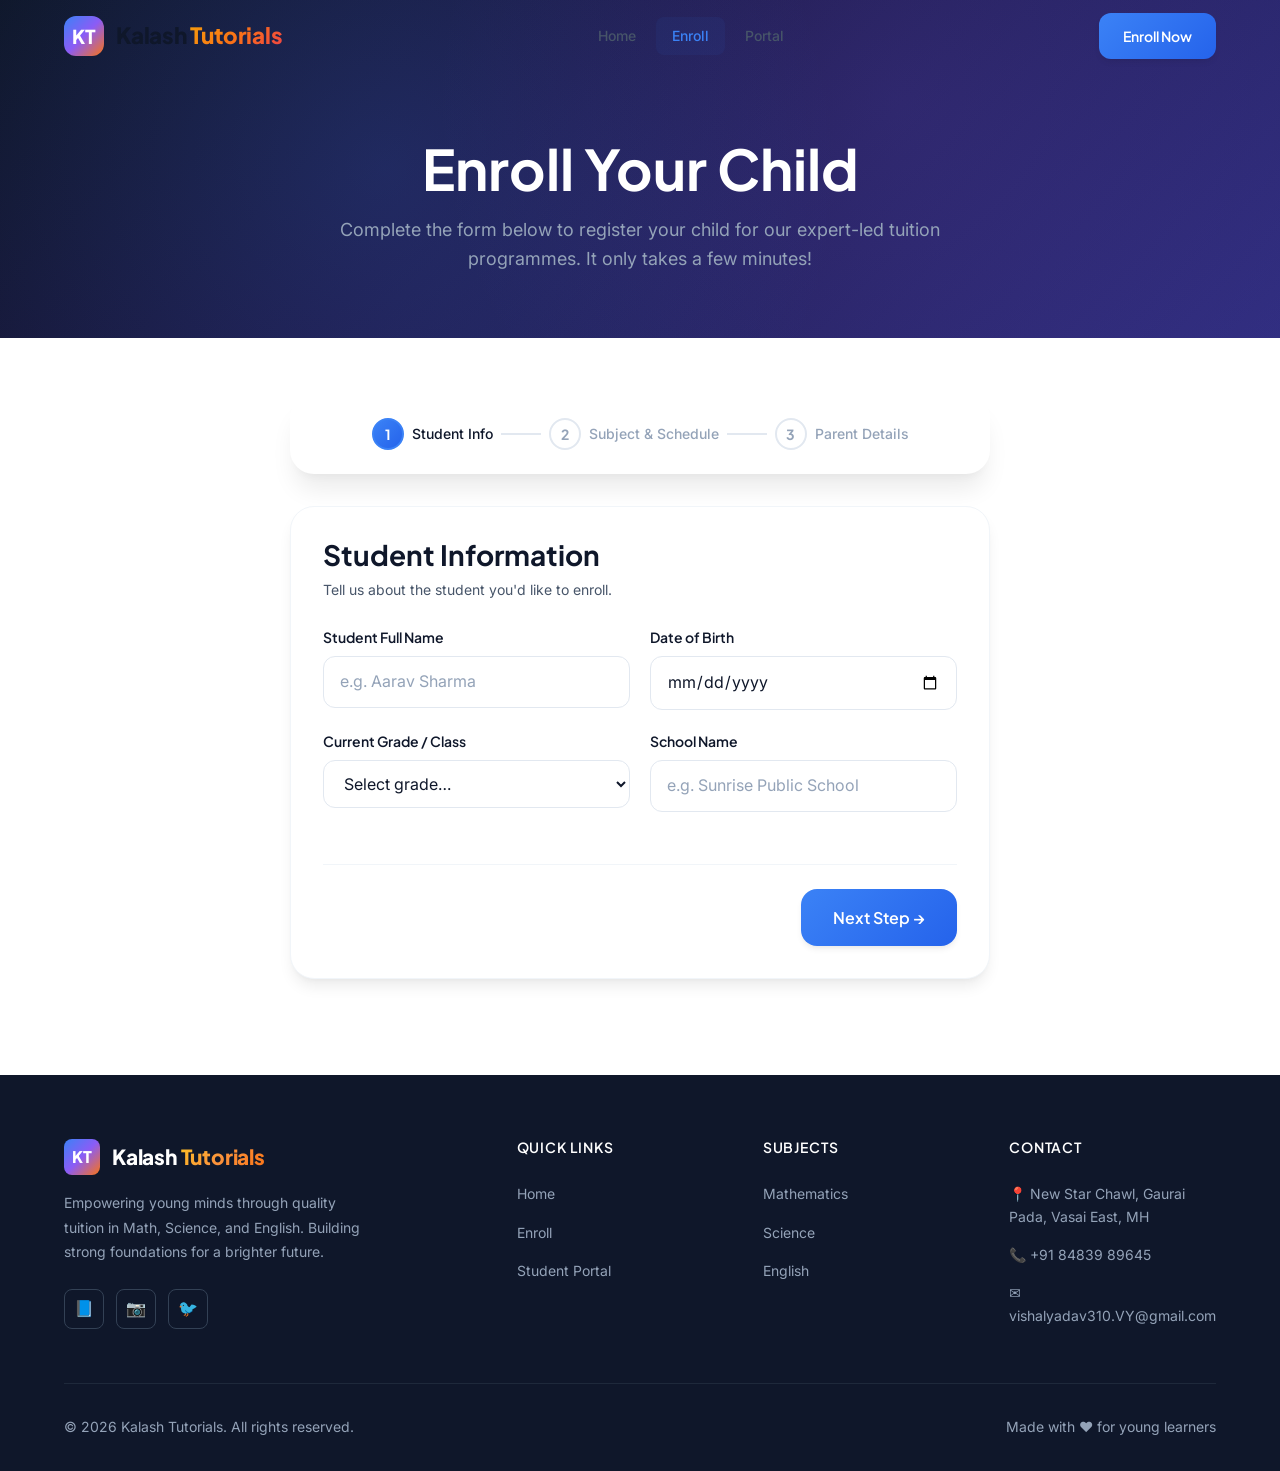
<file: enroll.html>
<!DOCTYPE html>
<html lang="en">
<head>
  <meta charset="UTF-8">
  <meta name="viewport" content="width=device-width, initial-scale=1.0">
  <meta name="description" content="Enroll your child at Kalash Tutorials — primary school tuition for Math, Science, and English.">
  <title>Enroll | Kalash Tutorials</title>
  <link rel="stylesheet" href="css/style.css">
</head>
<body>

  <!-- ===== Navigation ===== -->
  <nav class="nav" id="nav">
    <div class="nav__inner">
      <a href="index.html" class="nav__logo">
        <div class="nav__logo-icon">KT</div>
        <span class="brand-name">Kalash <span class="brand-name__accent">Tutorials</span></span>
      </a>
      <div class="nav__links" id="navLinks">
        <a href="index.html" class="nav__link">Home</a>
        <a href="enroll.html" class="nav__link nav__link--active">Enroll</a>
        <a href="portal.html" class="nav__link">Portal</a>
      </div>
      <div class="nav__actions">
        <a href="enroll.html" class="btn btn--primary">Enroll Now</a>
        <button class="nav__hamburger" id="navHamburger" aria-label="Toggle menu">
          <span></span>
          <span></span>
          <span></span>
        </button>
      </div>
    </div>
  </nav>

  <!-- ===== Enroll Hero ===== -->
  <section class="enroll-hero">
    <div class="enroll-hero__content container">
      <h1 class="enroll-hero__title">Enroll Your Child</h1>
      <p class="enroll-hero__subtitle">Complete the form below to register your child for our expert-led tuition programmes. It only takes a few minutes!</p>
    </div>
  </section>

  <!-- ===== Wizard Form ===== -->
  <section class="section">
    <div class="container container--narrow">
      <form class="wizard" id="enrollForm" novalidate>
        <!-- Web3Forms Access Key: Replace value with your key to start receiving email notifications -->
        <input type="hidden" name="access_key" value="894af759-cd74-4a0e-8c05-0263b28e0b7a">

        <!-- Progress Indicator -->
        <div class="wizard__progress">
          <div class="wizard__step wizard__step--active" data-step="1">
            <div class="wizard__step-number">1</div>
            <span class="wizard__step-label">Student Info</span>
          </div>
          <div class="wizard__connector" data-connector="1"></div>
          <div class="wizard__step" data-step="2">
            <div class="wizard__step-number">2</div>
            <span class="wizard__step-label">Subject & Schedule</span>
          </div>
          <div class="wizard__connector" data-connector="2"></div>
          <div class="wizard__step" data-step="3">
            <div class="wizard__step-number">3</div>
            <span class="wizard__step-label">Parent Details</span>
          </div>
        </div>

        <!-- Step 1: Student Information -->
        <div class="wizard__panel wizard__panel--active" data-panel="1">
          <h2 class="wizard__panel-title">Student Information</h2>
          <p class="wizard__panel-subtitle">Tell us about the student you'd like to enroll.</p>

          <div class="form-row">
            <div class="form-group" id="group-studentName">
              <label class="form-label" for="studentName">Student Full Name</label>
              <input type="text" id="studentName" name="studentName" class="form-input" placeholder="e.g. Aarav Sharma" required>
              <span class="form-error">Please enter the student's full name.</span>
            </div>
            <div class="form-group" id="group-dob">
              <label class="form-label" for="dob">Date of Birth</label>
              <input type="date" id="dob" name="dob" class="form-input" required>
              <span class="form-error">Please select the date of birth.</span>
            </div>
          </div>

          <div class="form-row">
            <div class="form-group" id="group-grade">
              <label class="form-label" for="grade">Current Grade / Class</label>
              <select id="grade" name="grade" class="form-select" required>
                <option value="">Select grade…</option>
                <option value="1">Grade 1</option>
                <option value="2">Grade 2</option>
                <option value="3">Grade 3</option>
                <option value="4">Grade 4</option>
                <option value="5">Grade 5</option>
                <option value="6">Grade 6</option>
              </select>
              <span class="form-error">Please select a grade.</span>
            </div>
            <div class="form-group" id="group-school">
              <label class="form-label" for="school">School Name</label>
              <input type="text" id="school" name="school" class="form-input" placeholder="e.g. Sunrise Public School" required>
              <span class="form-error">Please enter the school name.</span>
            </div>
          </div>

          <div class="wizard__actions">
            <div></div>
            <button type="button" class="btn btn--primary btn--lg" data-action="next">Next Step →</button>
          </div>
        </div>

        <!-- Step 2: Subject & Schedule -->
        <div class="wizard__panel" data-panel="2">
          <h2 class="wizard__panel-title">Subject &amp; Schedule</h2>
          <p class="wizard__panel-subtitle">Choose the subjects and your preferred batch timing.</p>

          <!-- Subject Cards -->
          <div class="form-group" id="group-subjects">
            <label class="form-label">Select Subjects</label>
            <div class="subject-cards">
              <label class="subject-card">
                <input type="checkbox" name="subjects" value="math">
                <div class="subject-card__inner">
                  <div class="subject-card__icon">📐</div>
                  <div class="subject-card__name">Math</div>
                </div>
              </label>
              <label class="subject-card">
                <input type="checkbox" name="subjects" value="science">
                <div class="subject-card__inner">
                  <div class="subject-card__icon">🔬</div>
                  <div class="subject-card__name">Science</div>
                </div>
              </label>
              <label class="subject-card">
                <input type="checkbox" name="subjects" value="english">
                <div class="subject-card__inner">
                  <div class="subject-card__icon">📚</div>
                  <div class="subject-card__name">English</div>
                </div>
              </label>
            </div>
            <span class="form-error">Please select at least one subject.</span>
          </div>

          <!-- Schedule Options -->
          <div class="form-group" id="group-schedule">
            <label class="form-label">Preferred Schedule</label>
            <div class="schedule-options">
              <label class="schedule-option">
                <input type="radio" name="schedule" value="weekday-morning">
                <div class="schedule-option__inner">
                  <div class="schedule-option__radio"></div>
                  <div>
                    <div class="schedule-option__text">Weekday Morning</div>
                    <div class="schedule-option__time">9:00 AM – 11:00 AM</div>
                  </div>
                </div>
              </label>
              <label class="schedule-option">
                <input type="radio" name="schedule" value="weekday-afternoon">
                <div class="schedule-option__inner">
                  <div class="schedule-option__radio"></div>
                  <div>
                    <div class="schedule-option__text">Weekday Afternoon</div>
                    <div class="schedule-option__time">2:00 PM – 4:00 PM</div>
                  </div>
                </div>
              </label>
              <label class="schedule-option">
                <input type="radio" name="schedule" value="weekend-morning">
                <div class="schedule-option__inner">
                  <div class="schedule-option__radio"></div>
                  <div>
                    <div class="schedule-option__text">Weekend Morning</div>
                    <div class="schedule-option__time">9:00 AM – 11:00 AM</div>
                  </div>
                </div>
              </label>
              <label class="schedule-option">
                <input type="radio" name="schedule" value="weekend-afternoon">
                <div class="schedule-option__inner">
                  <div class="schedule-option__radio"></div>
                  <div>
                    <div class="schedule-option__text">Weekend Afternoon</div>
                    <div class="schedule-option__time">2:00 PM – 4:00 PM</div>
                  </div>
                </div>
              </label>
            </div>
            <span class="form-error">Please select a preferred schedule.</span>
          </div>

          <div class="wizard__actions">
            <button type="button" class="btn btn--outline btn--lg" data-action="prev">← Back</button>
            <button type="button" class="btn btn--primary btn--lg" data-action="next">Next Step →</button>
          </div>
        </div>

        <!-- Step 3: Parent / Guardian Details -->
        <div class="wizard__panel" data-panel="3">
          <h2 class="wizard__panel-title">Parent / Guardian Details</h2>
          <p class="wizard__panel-subtitle">We'll use these details to keep you updated on your child's progress.</p>

          <div class="form-group" id="group-parentName">
            <label class="form-label" for="parentName">Parent / Guardian Full Name</label>
            <input type="text" id="parentName" name="parentName" class="form-input" placeholder="e.g. Priya Sharma" required>
            <span class="form-error">Please enter the parent's full name.</span>
          </div>

          <div class="form-row">
            <div class="form-group" id="group-email">
              <label class="form-label" for="email">Email Address</label>
              <input type="email" id="email" name="email" class="form-input" placeholder="e.g. priya@email.com" required>
              <span class="form-error">Please enter a valid email address.</span>
            </div>
            <div class="form-group" id="group-phone">
              <label class="form-label" for="phone">Phone Number</label>
              <input type="tel" id="phone" name="phone" class="form-input" placeholder="e.g. +91 98765 43210" required>
              <span class="form-error">Please enter a valid phone number.</span>
            </div>
          </div>

          <div class="form-group">
            <label class="form-label" for="notes">Additional Notes / Requests</label>
            <textarea id="notes" name="notes" class="form-textarea" placeholder="Any special requirements, learning needs, or questions you have…"></textarea>
          </div>

          <div class="wizard__actions">
            <button type="button" class="btn btn--outline btn--lg" data-action="prev">← Back</button>
            <button type="submit" class="btn btn--primary btn--lg">Submit Enrollment ✓</button>
          </div>
        </div>

      </form>
    </div>
  </section>

  <!-- ===== Success Modal ===== -->
  <div class="modal-overlay" id="successModal">
    <div class="modal">
      <div class="modal__icon">✅</div>
      <h3 class="modal__title">Enrollment Submitted!</h3>
      <p class="modal__text">Thank you for enrolling your child with Kalash Tutorials. We'll review the application and get in touch within 24 hours to confirm the schedule and next steps.</p>
      <button type="button" class="btn btn--primary btn--lg" id="modalClose">Got it, thanks!</button>
    </div>
  </div>

  <!-- ===== Footer ===== -->
  <footer class="footer">
    <div class="container">
      <div class="footer__grid">
        <div class="footer__brand">
          <div class="footer__logo">
            <div class="footer__logo-icon">KT</div>
            <span class="brand-name">Kalash <span class="brand-name__accent">Tutorials</span></span>
          </div>
          <p class="footer__description">Empowering young minds through quality tuition in Math, Science, and English. Building strong foundations for a brighter future.</p>
          <div class="footer__social">
            <a href="#" class="footer__social-link" aria-label="Facebook">📘</a>
            <a href="#" class="footer__social-link" aria-label="Instagram">📷</a>
            <a href="#" class="footer__social-link" aria-label="Twitter">🐦</a>
          </div>
        </div>
        <div>
          <h4 class="footer__col-title">Quick Links</h4>
          <a href="index.html" class="footer__link">Home</a>
          <a href="enroll.html" class="footer__link">Enroll</a>
          <a href="portal.html" class="footer__link">Student Portal</a>
        </div>
        <div>
          <h4 class="footer__col-title">Subjects</h4>
          <a href="#" class="footer__link">Mathematics</a>
          <a href="#" class="footer__link">Science</a>
          <a href="#" class="footer__link">English</a>
        </div>
        <div>
          <h4 class="footer__col-title">Contact</h4>
          <span class="footer__link">📍 New Star Chawl, Gaurai Pada, Vasai East, MH</span>
          <a href="tel:+918483989645" class="footer__link">📞 +91 84839 89645</a>
          <span class="footer__link">✉️ vishalyadav310.VY@gmail.com</span>
        </div>
      </div>
      <div class="footer__bottom">
        <span>© 2026 Kalash Tutorials. All rights reserved.</span>
        <span>Made with ❤️ for young learners</span>
      </div>
    </div>
  </footer>

  <script src="js/enroll.js"></script>
</body>
</html>
</file>
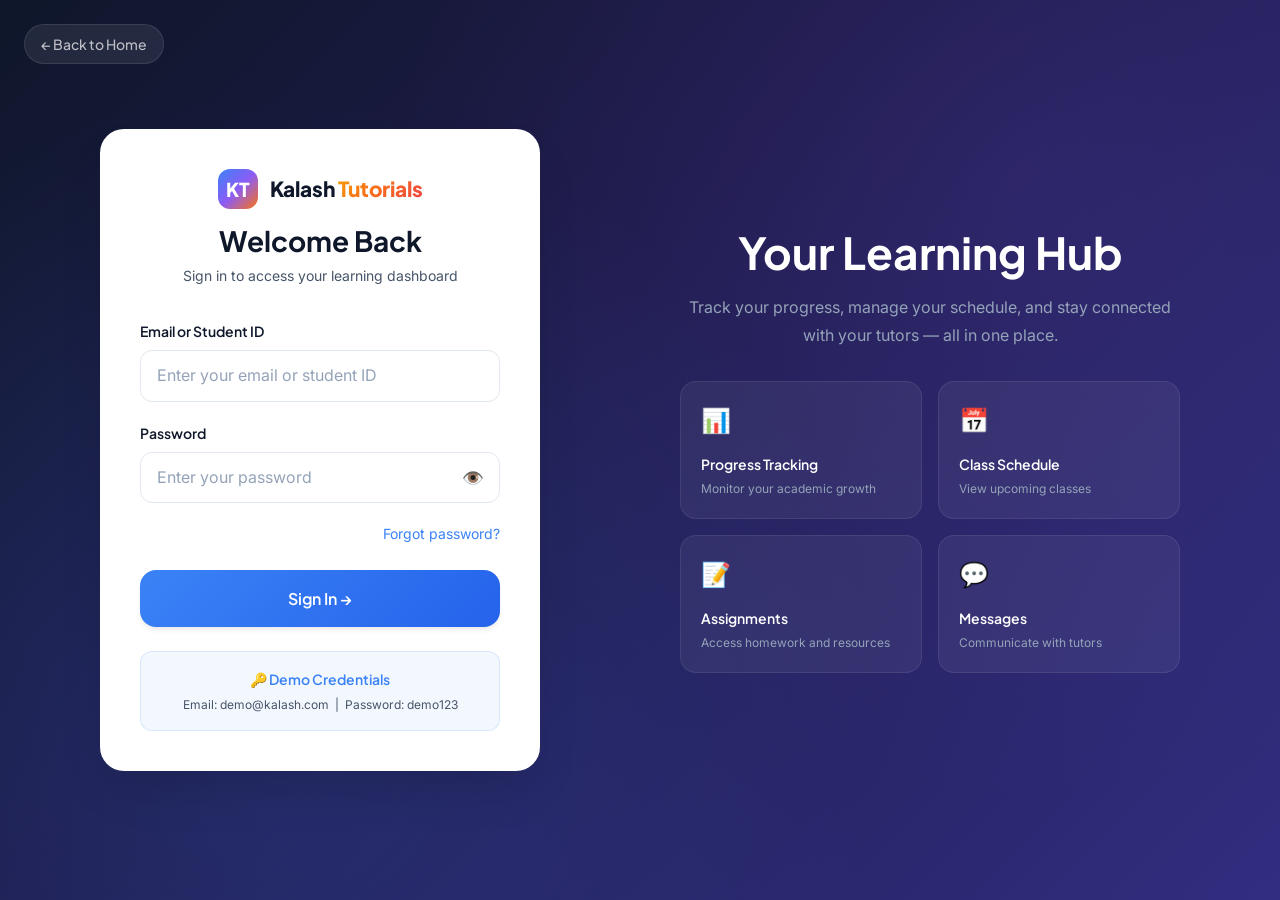
<file: portal.html>
<!DOCTYPE html>
<html lang="en">
<head>
  <meta charset="UTF-8">
  <meta name="viewport" content="width=device-width, initial-scale=1.0">
  <meta name="description" content="Sign in to the Kalash Tutorials student portal to access your learning dashboard, track progress, and view assignments.">
  <meta name="author" content="Kalash Tutorials">
  <title>Student Portal | Kalash Tutorials</title>
  <link rel="stylesheet" href="css/style.css">
</head>
<body>

  <!-- Back to Home Link -->
  <a href="index.html" class="portal-back-link" style="
    position: fixed;
    top: var(--space-6);
    left: var(--space-6);
    z-index: 100;
    display: inline-flex;
    align-items: center;
    gap: var(--space-2);
    font-family: var(--font-heading);
    font-size: var(--fs-body-sm);
    font-weight: 500;
    color: rgba(255, 255, 255, 0.7);
    text-decoration: none;
    padding: var(--space-2) var(--space-4);
    border-radius: var(--radius-full);
    background: rgba(255, 255, 255, 0.08);
    border: 1px solid rgba(255, 255, 255, 0.1);
    transition: all 250ms cubic-bezier(0.16, 1, 0.3, 1);
  " onmouseover="this.style.background='rgba(255,255,255,0.15)'; this.style.color='white';"
     onmouseout="this.style.background='rgba(255,255,255,0.08)'; this.style.color='rgba(255,255,255,0.7)';">
    ← Back to Home
  </a>

  <div class="portal-page">

    <!-- LEFT SIDE: Login Card -->
    <div class="portal-left">
      <div class="portal-login-card">

        <!-- Header -->
        <div class="portal-login-card__header">
          <div class="portal-login-card__logo">
            <span class="nav__logo-icon">KT</span>
            <span class="brand-name">Kalash <span class="brand-name__accent">Tutorials</span></span>
          </div>
          <h1 class="portal-login-card__title">Welcome Back</h1>
          <p class="portal-login-card__subtitle">Sign in to access your learning dashboard</p>
        </div>

        <!-- Login Form -->
        <form id="loginForm" autocomplete="off" novalidate>
          <!-- Email / Student ID -->
          <div class="form-group">
            <label class="form-label" for="email">Email or Student ID</label>
            <input
              type="text"
              id="email"
              class="form-input"
              placeholder="Enter your email or student ID"
              autocomplete="username"
            >
            <p class="form-error" id="emailError">Please enter your email or student ID</p>
          </div>

          <!-- Password -->
          <div class="form-group">
            <label class="form-label" for="password">Password</label>
            <div class="portal-form__password-wrapper">
              <input
                type="password"
                id="password"
                class="form-input"
                placeholder="Enter your password"
                autocomplete="current-password"
              >
              <button
                type="button"
                class="portal-form__password-toggle"
                id="passwordToggle"
                aria-label="Toggle password visibility"
              >👁️</button>
            </div>
            <p class="form-error" id="passwordError">Please enter your password</p>
          </div>

          <!-- Forgot Password -->
          <a href="#" class="portal-form__forgot">Forgot password?</a>

          <!-- Submit Button -->
          <button type="submit" class="btn btn--primary btn--lg" style="width: 100%;">
            Sign In →
          </button>

          <!-- Login Error Message -->
          <p id="loginError" style="
            display: none;
            text-align: center;
            margin-top: var(--space-4);
            font-size: var(--fs-body-sm);
            color: var(--clr-accent-rose);
            padding: var(--space-3) var(--space-4);
            background: rgba(244, 63, 94, 0.06);
            border: 1px solid rgba(244, 63, 94, 0.15);
            border-radius: var(--radius-lg);
          ">Invalid credentials. Please try again.</p>

          <!-- Success Message -->
          <p id="loginSuccess" style="
            display: none;
            text-align: center;
            margin-top: var(--space-4);
            font-size: var(--fs-body-sm);
            color: var(--clr-accent-emerald);
            padding: var(--space-3) var(--space-4);
            background: rgba(16, 185, 129, 0.06);
            border: 1px solid rgba(16, 185, 129, 0.15);
            border-radius: var(--radius-lg);
          ">✅ Login successful! Redirecting to dashboard...</p>
        </form>

        <!-- Demo Credentials -->
        <div class="portal-demo-notice">
          <p class="portal-demo-notice__title">🔑 Demo Credentials</p>
          <p class="portal-demo-notice__text">Email: demo@kalash.com &nbsp;|&nbsp; Password: demo123</p>
        </div>

      </div>
    </div>

    <!-- RIGHT SIDE: Dashboard Preview -->
    <div class="portal-right">
      <div class="portal-preview">

        <h2 class="portal-preview__title">Your Learning Hub</h2>
        <p class="portal-preview__text">
          Track your progress, manage your schedule, and stay connected with your tutors — all in one place.
        </p>

        <!-- Feature Preview Cards (2×2 grid) -->
        <div class="portal-preview__features">
          <!-- 1. Progress Tracking -->
          <div class="portal-preview__feature">
            <div class="portal-preview__feature-icon">📊</div>
            <div class="portal-preview__feature-title">Progress Tracking</div>
            <div class="portal-preview__feature-text">Monitor your academic growth</div>
          </div>

          <!-- 2. Class Schedule -->
          <div class="portal-preview__feature">
            <div class="portal-preview__feature-icon">📅</div>
            <div class="portal-preview__feature-title">Class Schedule</div>
            <div class="portal-preview__feature-text">View upcoming classes</div>
          </div>

          <!-- 3. Assignments -->
          <div class="portal-preview__feature">
            <div class="portal-preview__feature-icon">📝</div>
            <div class="portal-preview__feature-title">Assignments</div>
            <div class="portal-preview__feature-text">Access homework and resources</div>
          </div>

          <!-- 4. Messages -->
          <div class="portal-preview__feature">
            <div class="portal-preview__feature-icon">💬</div>
            <div class="portal-preview__feature-title">Messages</div>
            <div class="portal-preview__feature-text">Communicate with tutors</div>
          </div>
        </div>

      </div>
    </div>

  </div>

  <script src="js/portal.js"></script>
</body>
</html>
</file>
<file: css/style.css>
/* ============================================
   KALASH TUTORIALS — Design System
   ============================================ */

@import url('https://fonts.googleapis.com/css2?family=Plus+Jakarta+Sans:wght@400;500;600;700;800&family=Inter:wght@300;400;500;600;700&display=swap');

/* ---- Design Tokens ---- */
:root {
  /* Primary Palette */
  --clr-primary-900: #0f172a;
  --clr-primary-800: #1e293b;
  --clr-primary-700: #334155;
  --clr-primary-600: #475569;
  --clr-primary-500: #64748b;
  --clr-primary-400: #94a3b8;
  --clr-primary-300: #cbd5e1;
  --clr-primary-200: #e2e8f0;
  --clr-primary-100: #f1f5f9;
  --clr-primary-50:  #f8fafc;

  /* Accent Colors */
  --clr-accent-blue: #3b82f6;
  --clr-accent-blue-light: #60a5fa;
  --clr-accent-purple: #8b5cf6;
  --clr-accent-coral: #f97316;
  --clr-accent-emerald: #10b981;
  --clr-accent-rose: #f43f5e;

  /* Gradients */
  --gradient-primary: linear-gradient(135deg, #3b82f6 0%, #8b5cf6 50%, #f97316 100%);
  --gradient-hero: linear-gradient(135deg, #0f172a 0%, #1e1b4b 40%, #312e81 100%);
  --gradient-card: linear-gradient(135deg, rgba(59,130,246,0.08) 0%, rgba(139,92,246,0.08) 100%);
  --gradient-blue: linear-gradient(135deg, #3b82f6, #2563eb);
  --gradient-purple: linear-gradient(135deg, #8b5cf6, #7c3aed);
  --gradient-warm: linear-gradient(135deg, #f97316, #ef4444);

  /* Surface Colors */
  --surface-primary: #ffffff;
  --surface-secondary: #f8fafc;
  --surface-elevated: #ffffff;
  --surface-glass: rgba(255, 255, 255, 0.7);
  --surface-glass-border: rgba(255, 255, 255, 0.2);

  /* Text */
  --text-primary: #0f172a;
  --text-secondary: #475569;
  --text-tertiary: #94a3b8;
  --text-inverse: #ffffff;
  --text-accent: #3b82f6;

  /* Typography */
  --font-heading: 'Plus Jakarta Sans', system-ui, sans-serif;
  --font-body: 'Inter', system-ui, sans-serif;

  --fs-display: clamp(2.5rem, 5vw + 1rem, 4.5rem);
  --fs-h1: clamp(2rem, 4vw + 0.5rem, 3.5rem);
  --fs-h2: clamp(1.75rem, 3vw + 0.5rem, 2.75rem);
  --fs-h3: clamp(1.25rem, 2vw + 0.25rem, 1.75rem);
  --fs-h4: 1.25rem;
  --fs-body-lg: 1.125rem;
  --fs-body: 1rem;
  --fs-body-sm: 0.875rem;
  --fs-caption: 0.75rem;

  --lh-tight: 1.15;
  --lh-snug: 1.3;
  --lh-normal: 1.6;
  --lh-relaxed: 1.75;

  /* Spacing */
  --space-1: 0.25rem;
  --space-2: 0.5rem;
  --space-3: 0.75rem;
  --space-4: 1rem;
  --space-5: 1.25rem;
  --space-6: 1.5rem;
  --space-8: 2rem;
  --space-10: 2.5rem;
  --space-12: 3rem;
  --space-16: 4rem;
  --space-20: 5rem;
  --space-24: 6rem;
  --space-32: 8rem;

  /* Borders & Radius */
  --radius-sm: 0.375rem;
  --radius-md: 0.5rem;
  --radius-lg: 0.75rem;
  --radius-xl: 1rem;
  --radius-2xl: 1.5rem;
  --radius-full: 9999px;

  /* Shadows */
  --shadow-sm: 0 1px 2px rgba(0, 0, 0, 0.05);
  --shadow-md: 0 4px 6px -1px rgba(0, 0, 0, 0.07), 0 2px 4px -2px rgba(0, 0, 0, 0.05);
  --shadow-lg: 0 10px 15px -3px rgba(0, 0, 0, 0.08), 0 4px 6px -4px rgba(0, 0, 0, 0.05);
  --shadow-xl: 0 20px 25px -5px rgba(0, 0, 0, 0.08), 0 8px 10px -6px rgba(0, 0, 0, 0.04);
  --shadow-2xl: 0 25px 50px -12px rgba(0, 0, 0, 0.15);
  --shadow-glow-blue: 0 0 30px rgba(59, 130, 246, 0.25);
  --shadow-glow-purple: 0 0 30px rgba(139, 92, 246, 0.25);

  /* Transitions */
  --ease-out: cubic-bezier(0.16, 1, 0.3, 1);
  --ease-spring: cubic-bezier(0.34, 1.56, 0.64, 1);
  --transition-fast: 150ms var(--ease-out);
  --transition-base: 250ms var(--ease-out);
  --transition-slow: 400ms var(--ease-out);
  --transition-slower: 600ms var(--ease-out);

  /* Layout */
  --container-max: 1200px;
  --container-narrow: 800px;
  --nav-height: 72px;
}


/* ---- Reset & Base ---- */
*, *::before, *::after {
  margin: 0;
  padding: 0;
  box-sizing: border-box;
}

html {
  scroll-behavior: smooth;
  -webkit-font-smoothing: antialiased;
  -moz-osx-font-smoothing: grayscale;
}

body {
  font-family: var(--font-body);
  font-size: var(--fs-body);
  line-height: var(--lh-normal);
  color: var(--text-primary);
  background-color: var(--surface-primary);
  overflow-x: hidden;
}

img {
  max-width: 100%;
  height: auto;
  display: block;
}

a {
  color: inherit;
  text-decoration: none;
}

ul, ol {
  list-style: none;
}

button, input, textarea, select {
  font: inherit;
  color: inherit;
  border: none;
  outline: none;
  background: none;
}

button {
  cursor: pointer;
}


/* ---- Typography ---- */
h1, h2, h3, h4, h5, h6 {
  font-family: var(--font-heading);
  font-weight: 700;
  line-height: var(--lh-tight);
  color: var(--text-primary);
}

h1 { font-size: var(--fs-h1); }
h2 { font-size: var(--fs-h2); }
h3 { font-size: var(--fs-h3); }
h4 { font-size: var(--fs-h4); }

p {
  line-height: var(--lh-normal);
  color: var(--text-secondary);
}

.text-gradient {
  background: var(--gradient-primary);
  -webkit-background-clip: text;
  -webkit-text-fill-color: transparent;
  background-clip: text;
}


/* ---- Brand Name ---- */
.brand-name {
  font-family: var(--font-heading);
  font-weight: 800;
  letter-spacing: -0.01em;
  color: var(--text-primary);
}

.brand-name__accent {
  background: linear-gradient(135deg, #f59e0b 0%, #f97316 40%, #ef4444 100%);
  -webkit-background-clip: text;
  -webkit-text-fill-color: transparent;
  background-clip: text;
}

/* Hero: big prominent brand name */
.brand-name--hero {
  display: block;
  font-family: var(--font-heading);
  font-weight: 800;
  font-size: clamp(2.8rem, 6vw + 1rem, 5.5rem);
  line-height: 1.05;
  background: linear-gradient(135deg, #fbbf24 0%, #f59e0b 25%, #fb923c 50%, #f97316 75%, #ef4444 100%);
  background-size: 200% auto;
  -webkit-background-clip: text;
  -webkit-text-fill-color: transparent;
  background-clip: text;
  animation: brand-shimmer 4s linear infinite;
  filter: drop-shadow(0 0 30px rgba(251, 146, 60, 0.3));
}

@keyframes brand-shimmer {
  0% { background-position: 0% center; }
  100% { background-position: 200% center; }
}

.hero__tagline {
  font-family: var(--font-heading);
  font-size: clamp(1.1rem, 2vw + 0.25rem, 1.5rem);
  font-weight: 600;
  color: var(--clr-primary-300);
  margin-bottom: var(--space-4);
  letter-spacing: 0.04em;
}

.hero__tagline span {
  background: linear-gradient(135deg, #60a5fa 0%, #a78bfa 50%, #c084fc 100%);
  -webkit-background-clip: text;
  -webkit-text-fill-color: transparent;
  background-clip: text;
}

/* Nav logo brand color override */
.nav__logo .brand-name {
  font-size: 1.4rem;
}

.nav__logo .brand-name__accent {
  background: linear-gradient(135deg, #f59e0b 0%, #f97316 50%, #ef4444 100%);
  -webkit-background-clip: text;
  -webkit-text-fill-color: transparent;
  background-clip: text;
}

/* Footer logo brand color override (light text on dark bg) */
.footer__logo .brand-name {
  color: white;
  font-size: 1.3rem;
}

.footer__logo .brand-name__accent {
  background: linear-gradient(135deg, #fbbf24 0%, #fb923c 50%, #f97316 100%);
  -webkit-background-clip: text;
  -webkit-text-fill-color: transparent;
  background-clip: text;
}


/* ---- Layout ---- */
.container {
  width: 100%;
  max-width: var(--container-max);
  margin: 0 auto;
  padding: 0 var(--space-6);
}

.container--narrow {
  max-width: var(--container-narrow);
}

.section {
  padding: var(--space-24) 0;
  position: relative;
}

.section--alt {
  background: var(--surface-secondary);
}

.section__header {
  text-align: center;
  max-width: 700px;
  margin: 0 auto var(--space-16);
}

.section__label {
  display: inline-flex;
  align-items: center;
  gap: var(--space-2);
  font-family: var(--font-heading);
  font-size: var(--fs-body-sm);
  font-weight: 600;
  text-transform: uppercase;
  letter-spacing: 0.08em;
  color: var(--clr-accent-blue);
  margin-bottom: var(--space-4);
  padding: var(--space-2) var(--space-4);
  background: rgba(59, 130, 246, 0.08);
  border-radius: var(--radius-full);
}

.section__title {
  margin-bottom: var(--space-4);
}

.section__subtitle {
  font-size: var(--fs-body-lg);
  color: var(--text-secondary);
  line-height: var(--lh-relaxed);
}


/* ---- Navigation ---- */
.nav {
  position: fixed;
  top: 0;
  left: 0;
  right: 0;
  z-index: 1000;
  height: var(--nav-height);
  display: flex;
  align-items: center;
  transition: background var(--transition-base), box-shadow var(--transition-base), backdrop-filter var(--transition-base);
}

.nav--scrolled {
  background: rgba(255, 255, 255, 0.85);
  backdrop-filter: blur(20px) saturate(180%);
  -webkit-backdrop-filter: blur(20px) saturate(180%);
  box-shadow: 0 1px 3px rgba(0, 0, 0, 0.06), 0 1px 2px rgba(0, 0, 0, 0.04);
}

.nav__inner {
  display: flex;
  align-items: center;
  justify-content: space-between;
  width: 100%;
  max-width: var(--container-max);
  margin: 0 auto;
  padding: 0 var(--space-6);
}

.nav__logo {
  display: flex;
  align-items: center;
  gap: var(--space-3);
  font-family: var(--font-heading);
  font-weight: 800;
  font-size: 1.4rem;
  color: var(--text-primary);
  z-index: 1001;
}

.nav__logo-icon {
  width: 40px;
  height: 40px;
  background: var(--gradient-primary);
  border-radius: var(--radius-lg);
  display: flex;
  align-items: center;
  justify-content: center;
  color: white;
  font-size: 1.2rem;
  font-weight: 800;
}

.nav__links {
  display: flex;
  align-items: center;
  gap: var(--space-1);
}

.nav__link {
  font-size: var(--fs-body-sm);
  font-weight: 500;
  padding: var(--space-2) var(--space-4);
  border-radius: var(--radius-md);
  transition: color var(--transition-fast), background var(--transition-fast);
  color: var(--text-secondary);
}

.nav__link:hover,
.nav__link--active {
  color: var(--clr-accent-blue);
  background: rgba(59, 130, 246, 0.06);
}

.nav__actions {
  display: flex;
  align-items: center;
  gap: var(--space-3);
}

.nav__hamburger {
  display: none;
  flex-direction: column;
  justify-content: center;
  gap: 5px;
  width: 28px;
  height: 28px;
  z-index: 1001;
}

.nav__hamburger span {
  display: block;
  width: 100%;
  height: 2px;
  background: var(--text-primary);
  border-radius: 2px;
  transition: transform var(--transition-base), opacity var(--transition-fast);
}

.nav__hamburger--active span:nth-child(1) {
  transform: translateY(7px) rotate(45deg);
}

.nav__hamburger--active span:nth-child(2) {
  opacity: 0;
}

.nav__hamburger--active span:nth-child(3) {
  transform: translateY(-7px) rotate(-45deg);
}

/* Mobile nav */
@media (max-width: 768px) {
  .nav__hamburger {
    display: flex;
  }

  .nav__links {
    position: fixed;
    inset: 0;
    background: rgba(255, 255, 255, 0.97);
    backdrop-filter: blur(20px);
    -webkit-backdrop-filter: blur(20px);
    flex-direction: column;
    justify-content: center;
    gap: var(--space-2);
    opacity: 0;
    visibility: hidden;
    transition: opacity var(--transition-base), visibility var(--transition-base);
  }

  .nav__links--open {
    opacity: 1;
    visibility: visible;
  }

  .nav__link {
    font-size: var(--fs-h3);
    padding: var(--space-3) var(--space-6);
  }

  .nav__actions .btn--outline {
    display: none;
  }
}


/* ---- Buttons ---- */
.btn {
  display: inline-flex;
  align-items: center;
  justify-content: center;
  gap: var(--space-2);
  font-family: var(--font-heading);
  font-weight: 600;
  font-size: var(--fs-body-sm);
  padding: var(--space-3) var(--space-6);
  border-radius: var(--radius-lg);
  transition: all var(--transition-base);
  white-space: nowrap;
  position: relative;
  overflow: hidden;
}

.btn--primary {
  background: var(--gradient-blue);
  color: white;
  box-shadow: var(--shadow-md), 0 0 0 0 rgba(59, 130, 246, 0);
}

.btn--primary:hover {
  transform: translateY(-2px);
  box-shadow: var(--shadow-lg), var(--shadow-glow-blue);
}

.btn--primary:active {
  transform: translateY(0);
}

.btn--secondary {
  background: var(--gradient-primary);
  color: white;
  box-shadow: var(--shadow-md);
}

.btn--secondary:hover {
  transform: translateY(-2px);
  box-shadow: var(--shadow-xl);
}

.btn--outline {
  border: 1.5px solid var(--clr-primary-200);
  color: var(--text-primary);
  background: transparent;
}

.btn--outline:hover {
  border-color: var(--clr-accent-blue);
  color: var(--clr-accent-blue);
  background: rgba(59, 130, 246, 0.04);
}

.btn--ghost {
  color: var(--text-secondary);
  padding: var(--space-2) var(--space-4);
}

.btn--ghost:hover {
  color: var(--clr-accent-blue);
  background: rgba(59, 130, 246, 0.06);
}

.btn--lg {
  padding: var(--space-4) var(--space-8);
  font-size: var(--fs-body);
  border-radius: var(--radius-xl);
}

.btn--icon {
  width: 44px;
  height: 44px;
  padding: 0;
  border-radius: var(--radius-lg);
}

.btn--white {
  background: white;
  color: var(--text-primary);
  box-shadow: var(--shadow-md);
}

.btn--white:hover {
  transform: translateY(-2px);
  box-shadow: var(--shadow-lg);
}


/* ---- Hero Section ---- */
.hero {
  min-height: 100vh;
  display: flex;
  align-items: center;
  position: relative;
  background: var(--gradient-hero);
  overflow: hidden;
  padding-top: var(--nav-height);
}

.hero::before {
  content: '';
  position: absolute;
  inset: 0;
  background:
    radial-gradient(circle at 20% 50%, rgba(59, 130, 246, 0.15) 0%, transparent 50%),
    radial-gradient(circle at 80% 20%, rgba(139, 92, 246, 0.12) 0%, transparent 50%),
    radial-gradient(circle at 60% 80%, rgba(249, 115, 22, 0.08) 0%, transparent 50%);
  z-index: 0;
}

.hero__grid {
  position: absolute;
  inset: 0;
  background-image:
    linear-gradient(rgba(255, 255, 255, 0.03) 1px, transparent 1px),
    linear-gradient(90deg, rgba(255, 255, 255, 0.03) 1px, transparent 1px);
  background-size: 60px 60px;
  z-index: 0;
}

.hero__content {
  position: relative;
  z-index: 1;
  display: grid;
  grid-template-columns: 1fr 1fr;
  gap: var(--space-16);
  align-items: center;
}

.hero__text {
  max-width: 600px;
}

.hero__badge {
  display: inline-flex;
  align-items: center;
  gap: var(--space-2);
  padding: var(--space-2) var(--space-4);
  background: rgba(59, 130, 246, 0.12);
  border: 1px solid rgba(59, 130, 246, 0.2);
  border-radius: var(--radius-full);
  font-size: var(--fs-body-sm);
  font-weight: 500;
  color: var(--clr-accent-blue-light);
  margin-bottom: var(--space-6);
}

.hero__badge-dot {
  width: 8px;
  height: 8px;
  border-radius: 50%;
  background: var(--clr-accent-emerald);
  animation: pulse-dot 2s infinite;
}

@keyframes pulse-dot {
  0%, 100% { opacity: 1; }
  50% { opacity: 0.4; }
}

.hero__title {
  font-size: var(--fs-display);
  font-weight: 800;
  color: white;
  margin-bottom: var(--space-3);
  line-height: var(--lh-tight);
}

.hero__description {
  font-size: var(--fs-body-lg);
  color: var(--clr-primary-400);
  line-height: var(--lh-relaxed);
  margin-bottom: var(--space-8);
  max-width: 500px;
}

.hero__actions {
  display: flex;
  gap: var(--space-4);
  flex-wrap: wrap;
}

.hero__stats {
  display: flex;
  gap: var(--space-10);
  margin-top: var(--space-12);
  padding-top: var(--space-8);
  border-top: 1px solid rgba(255, 255, 255, 0.08);
}

.hero__stat-value {
  font-family: var(--font-heading);
  font-size: var(--fs-h2);
  font-weight: 800;
  color: white;
}

.hero__stat-label {
  font-size: var(--fs-body-sm);
  color: var(--clr-primary-400);
  margin-top: var(--space-1);
}

.hero__visual {
  display: flex;
  justify-content: center;
  align-items: center;
  position: relative;
}

.hero__image-wrapper {
  position: relative;
  width: 100%;
  max-width: 500px;
}

.hero__image-wrapper img {
  border-radius: var(--radius-2xl);
  box-shadow: var(--shadow-2xl);
}

.hero__float-card {
  position: absolute;
  background: rgba(255, 255, 255, 0.95);
  backdrop-filter: blur(12px);
  border-radius: var(--radius-xl);
  padding: var(--space-4) var(--space-5);
  box-shadow: var(--shadow-xl);
  animation: float-gentle 6s ease-in-out infinite;
}

.hero__float-card--1 {
  top: 10%;
  right: -20px;
  animation-delay: 0s;
}

.hero__float-card--2 {
  bottom: 15%;
  left: -20px;
  animation-delay: -2s;
}

.hero__float-card--3 {
  bottom: 5%;
  right: 10%;
  animation-delay: -4s;
}

@keyframes float-gentle {
  0%, 100% { transform: translateY(0); }
  50% { transform: translateY(-12px); }
}

.hero__float-icon {
  width: 40px;
  height: 40px;
  border-radius: var(--radius-md);
  display: flex;
  align-items: center;
  justify-content: center;
  font-size: 1.2rem;
  margin-bottom: var(--space-2);
}

.hero__float-title {
  font-family: var(--font-heading);
  font-weight: 700;
  font-size: var(--fs-body-sm);
  color: var(--text-primary);
}

.hero__float-subtitle {
  font-size: var(--fs-caption);
  color: var(--text-secondary);
}

/* Hero responsive */
@media (max-width: 968px) {
  .hero__content {
    grid-template-columns: 1fr;
    text-align: center;
  }

  .hero__text {
    max-width: 100%;
  }

  .hero__description {
    max-width: 100%;
    margin-left: auto;
    margin-right: auto;
  }

  .hero__actions {
    justify-content: center;
  }

  .hero__stats {
    justify-content: center;
  }

  .hero__visual {
    display: none;
  }
}


/* ---- About / Features Section ---- */
.features-grid {
  display: grid;
  grid-template-columns: repeat(auto-fit, minmax(260px, 1fr));
  gap: var(--space-6);
}

.feature-card {
  background: var(--surface-elevated);
  border: 1px solid var(--clr-primary-100);
  border-radius: var(--radius-2xl);
  padding: var(--space-8);
  transition: all var(--transition-base);
  position: relative;
  overflow: hidden;
}

.feature-card::before {
  content: '';
  position: absolute;
  top: 0;
  left: 0;
  right: 0;
  height: 3px;
  background: var(--gradient-primary);
  opacity: 0;
  transition: opacity var(--transition-base);
}

.feature-card:hover {
  transform: translateY(-4px);
  box-shadow: var(--shadow-xl);
  border-color: transparent;
}

.feature-card:hover::before {
  opacity: 1;
}

.feature-card__icon {
  width: 56px;
  height: 56px;
  border-radius: var(--radius-xl);
  display: flex;
  align-items: center;
  justify-content: center;
  font-size: 1.5rem;
  margin-bottom: var(--space-5);
}

.feature-card__icon--blue { background: rgba(59, 130, 246, 0.1); }
.feature-card__icon--purple { background: rgba(139, 92, 246, 0.1); }
.feature-card__icon--coral { background: rgba(249, 115, 22, 0.1); }
.feature-card__icon--emerald { background: rgba(16, 185, 129, 0.1); }
.feature-card__icon--rose { background: rgba(244, 63, 94, 0.1); }

.feature-card__title {
  font-size: var(--fs-h4);
  margin-bottom: var(--space-3);
}

.feature-card__text {
  font-size: var(--fs-body-sm);
  color: var(--text-secondary);
  line-height: var(--lh-relaxed);
}


/* ---- Stats Bar ---- */
.stats-bar {
  display: grid;
  grid-template-columns: repeat(4, 1fr);
  gap: var(--space-6);
  padding: var(--space-12) 0;
}

.stat-item {
  text-align: center;
}

.stat-item__value {
  font-family: var(--font-heading);
  font-size: var(--fs-h2);
  font-weight: 800;
  background: var(--gradient-primary);
  -webkit-background-clip: text;
  -webkit-text-fill-color: transparent;
  background-clip: text;
}

.stat-item__label {
  font-size: var(--fs-body-sm);
  color: var(--text-secondary);
  margin-top: var(--space-2);
}

@media (max-width: 768px) {
  .stats-bar {
    grid-template-columns: repeat(2, 1fr);
    gap: var(--space-8);
  }
}


/* ---- Course Cards ---- */
.courses-grid {
  display: grid;
  grid-template-columns: repeat(auto-fit, minmax(340px, 1fr));
  gap: var(--space-8);
}

.course-card {
  background: var(--surface-elevated);
  border: 1px solid var(--clr-primary-100);
  border-radius: var(--radius-2xl);
  overflow: hidden;
  transition: all var(--transition-base);
  position: relative;
}

.course-card:hover {
  transform: translateY(-6px);
  box-shadow: var(--shadow-2xl);
  border-color: transparent;
}

.course-card__image {
  height: 200px;
  overflow: hidden;
  position: relative;
}

.course-card__image img {
  width: 100%;
  height: 100%;
  object-fit: cover;
  transition: transform var(--transition-slow);
}

.course-card:hover .course-card__image img {
  transform: scale(1.05);
}

.course-card__badge {
  position: absolute;
  top: var(--space-4);
  left: var(--space-4);
  padding: var(--space-1) var(--space-3);
  border-radius: var(--radius-full);
  font-size: var(--fs-caption);
  font-weight: 600;
  color: white;
}

.course-card__badge--math { background: var(--gradient-blue); }
.course-card__badge--science { background: var(--gradient-purple); }
.course-card__badge--english { background: var(--gradient-warm); }

.course-card__body {
  padding: var(--space-6);
}

.course-card__title {
  font-size: var(--fs-h3);
  margin-bottom: var(--space-3);
}

.course-card__text {
  font-size: var(--fs-body-sm);
  color: var(--text-secondary);
  line-height: var(--lh-relaxed);
  margin-bottom: var(--space-5);
}

.course-card__meta {
  display: flex;
  align-items: center;
  gap: var(--space-4);
  padding-top: var(--space-4);
  border-top: 1px solid var(--clr-primary-100);
  font-size: var(--fs-body-sm);
  color: var(--text-secondary);
}

.course-card__meta-item {
  display: flex;
  align-items: center;
  gap: var(--space-2);
}

.course-card__footer {
  display: flex;
  align-items: center;
  justify-content: space-between;
  padding: var(--space-5) var(--space-6);
  background: var(--surface-secondary);
}

.course-card__price {
  font-family: var(--font-heading);
  font-weight: 700;
  font-size: var(--fs-h4);
  color: var(--text-primary);
}

.course-card__price span {
  font-size: var(--fs-body-sm);
  font-weight: 400;
  color: var(--text-secondary);
}


/* ---- Gallery Section ---- */
.gallery-grid {
  display: grid;
  grid-template-columns: repeat(auto-fit, minmax(340px, 1fr));
  gap: var(--space-8);
  margin-top: var(--space-8);
}

.gallery-card {
  position: relative;
  border-radius: var(--radius-2xl);
  overflow: hidden;
  box-shadow: var(--shadow-md);
  transition: transform var(--transition-base), box-shadow var(--transition-base);
  aspect-ratio: 16 / 10;
  border: 1px solid var(--clr-primary-100);
}

.gallery-card img {
  width: 100%;
  height: 100%;
  object-fit: cover;
  transition: transform var(--transition-slow);
}

.gallery-card:hover {
  transform: translateY(-4px);
  box-shadow: var(--shadow-xl);
}

.gallery-card:hover img {
  transform: scale(1.04);
}

.gallery-overlay {
  position: absolute;
  inset: 0;
  background: linear-gradient(180deg, rgba(15, 23, 42, 0) 40%, rgba(15, 23, 42, 0.75) 100%);
  display: flex;
  flex-direction: column;
  justify-content: flex-end;
  padding: var(--space-6);
  color: white;
  opacity: 0;
  transition: opacity var(--transition-base);
}

.gallery-card:hover .gallery-overlay {
  opacity: 1;
}

.gallery-title {
  font-family: var(--font-heading);
  font-weight: 700;
  font-size: var(--fs-h4);
  color: white;
  margin-bottom: var(--space-1);
}

.gallery-tag {
  font-size: var(--fs-caption);
  text-transform: uppercase;
  letter-spacing: 0.08em;
  color: var(--clr-accent-blue-light);
  font-weight: 600;
}


/* ---- Testimonials ---- */
.testimonials-slider {
  position: relative;
  overflow: hidden;
  padding: var(--space-4) 0;
}

.testimonials-track {
  display: flex;
  gap: var(--space-6);
  transition: transform var(--transition-slow);
}

.testimonial-card {
  flex: 0 0 calc(33.333% - var(--space-4));
  background: var(--surface-elevated);
  border: 1px solid var(--clr-primary-100);
  border-radius: var(--radius-2xl);
  padding: var(--space-8);
  position: relative;
}

.testimonial-card__quote {
  position: absolute;
  top: var(--space-6);
  right: var(--space-6);
  font-size: 3rem;
  font-family: Georgia, serif;
  color: var(--clr-primary-200);
  line-height: 1;
}

.testimonial-card__stars {
  display: flex;
  gap: var(--space-1);
  margin-bottom: var(--space-4);
  color: #fbbf24;
  font-size: 1rem;
}

.testimonial-card__text {
  font-size: var(--fs-body);
  line-height: var(--lh-relaxed);
  color: var(--text-secondary);
  margin-bottom: var(--space-6);
  font-style: italic;
}

.testimonial-card__author {
  display: flex;
  align-items: center;
  gap: var(--space-3);
}

.testimonial-card__avatar {
  width: 48px;
  height: 48px;
  border-radius: 50%;
  background: var(--gradient-primary);
  display: flex;
  align-items: center;
  justify-content: center;
  color: white;
  font-weight: 700;
  font-size: var(--fs-body);
}

.testimonial-card__name {
  font-family: var(--font-heading);
  font-weight: 600;
  font-size: var(--fs-body-sm);
}

.testimonial-card__role {
  font-size: var(--fs-caption);
  color: var(--text-tertiary);
}

.testimonials-nav {
  display: flex;
  justify-content: center;
  gap: var(--space-3);
  margin-top: var(--space-8);
}

.testimonials-nav__btn {
  width: 44px;
  height: 44px;
  border-radius: 50%;
  border: 1.5px solid var(--clr-primary-200);
  display: flex;
  align-items: center;
  justify-content: center;
  font-size: 1.2rem;
  color: var(--text-secondary);
  transition: all var(--transition-fast);
}

.testimonials-nav__btn:hover {
  border-color: var(--clr-accent-blue);
  color: var(--clr-accent-blue);
  background: rgba(59, 130, 246, 0.04);
}

.testimonials-dots {
  display: flex;
  justify-content: center;
  gap: var(--space-2);
  margin-top: var(--space-6);
}

.testimonials-dot {
  width: 8px;
  height: 8px;
  border-radius: 50%;
  background: var(--clr-primary-300);
  transition: all var(--transition-fast);
  cursor: pointer;
}

.testimonials-dot--active {
  background: var(--clr-accent-blue);
  width: 24px;
  border-radius: 4px;
}

@media (max-width: 968px) {
  .testimonial-card {
    flex: 0 0 calc(50% - var(--space-3));
  }
}

@media (max-width: 640px) {
  .testimonial-card {
    flex: 0 0 100%;
  }
}


/* ---- FAQ Accordion ---- */
.faq-list {
  max-width: 800px;
  margin: 0 auto;
  display: flex;
  flex-direction: column;
  gap: var(--space-3);
}

.faq-item {
  background: var(--surface-elevated);
  border: 1px solid var(--clr-primary-100);
  border-radius: var(--radius-xl);
  overflow: hidden;
  transition: border-color var(--transition-fast), box-shadow var(--transition-fast);
}

.faq-item--open {
  border-color: var(--clr-accent-blue);
  box-shadow: var(--shadow-glow-blue);
}

.faq-item__header {
  display: flex;
  align-items: center;
  justify-content: space-between;
  padding: var(--space-5) var(--space-6);
  cursor: pointer;
  transition: background var(--transition-fast);
  user-select: none;
}

.faq-item__header:hover {
  background: rgba(59, 130, 246, 0.02);
}

.faq-item__question {
  font-family: var(--font-heading);
  font-weight: 600;
  font-size: var(--fs-body);
  color: var(--text-primary);
  padding-right: var(--space-4);
}

.faq-item__icon {
  width: 32px;
  height: 32px;
  flex-shrink: 0;
  border-radius: 50%;
  background: var(--surface-secondary);
  display: flex;
  align-items: center;
  justify-content: center;
  transition: transform var(--transition-base), background var(--transition-base);
}

.faq-item--open .faq-item__icon {
  transform: rotate(180deg);
  background: rgba(59, 130, 246, 0.1);
  color: var(--clr-accent-blue);
}

.faq-item__body {
  max-height: 0;
  overflow: hidden;
  transition: max-height var(--transition-slow);
}

.faq-item__answer {
  padding: 0 var(--space-6) var(--space-6);
  font-size: var(--fs-body-sm);
  color: var(--text-secondary);
  line-height: var(--lh-relaxed);
}


/* ---- Contact Section ---- */
.contact-grid {
  display: grid;
  grid-template-columns: 1fr 1fr;
  gap: var(--space-12);
  align-items: start;
}

.contact-info__item {
  display: flex;
  gap: var(--space-4);
  margin-bottom: var(--space-6);
}

.contact-info__icon {
  width: 48px;
  height: 48px;
  flex-shrink: 0;
  border-radius: var(--radius-lg);
  background: rgba(59, 130, 246, 0.08);
  display: flex;
  align-items: center;
  justify-content: center;
  font-size: 1.2rem;
  color: var(--clr-accent-blue);
}

.contact-info__label {
  font-size: var(--fs-body-sm);
  color: var(--text-tertiary);
  margin-bottom: var(--space-1);
}

.contact-info__value {
  font-family: var(--font-heading);
  font-weight: 600;
  color: var(--text-primary);
}

.contact-form {
  background: var(--surface-elevated);
  border: 1px solid var(--clr-primary-100);
  border-radius: var(--radius-2xl);
  padding: var(--space-8);
}

@media (max-width: 768px) {
  .contact-grid {
    grid-template-columns: 1fr;
  }
}


/* ---- Form Elements ---- */
.form-group {
  margin-bottom: var(--space-5);
}

.form-label {
  display: block;
  font-family: var(--font-heading);
  font-weight: 600;
  font-size: var(--fs-body-sm);
  color: var(--text-primary);
  margin-bottom: var(--space-2);
}

.form-input,
.form-textarea,
.form-select {
  width: 100%;
  padding: var(--space-3) var(--space-4);
  border: 1.5px solid var(--clr-primary-200);
  border-radius: var(--radius-lg);
  background: var(--surface-primary);
  font-size: var(--fs-body);
  transition: border-color var(--transition-fast), box-shadow var(--transition-fast);
}

.form-input:focus,
.form-textarea:focus,
.form-select:focus {
  border-color: var(--clr-accent-blue);
  box-shadow: 0 0 0 3px rgba(59, 130, 246, 0.12);
}

.form-input::placeholder,
.form-textarea::placeholder {
  color: var(--text-tertiary);
}

.form-textarea {
  resize: vertical;
  min-height: 120px;
}

.form-input--error {
  border-color: var(--clr-accent-rose);
}

.form-error {
  font-size: var(--fs-caption);
  color: var(--clr-accent-rose);
  margin-top: var(--space-1);
  display: none;
}

.form-group--error .form-error {
  display: block;
}

.form-row {
  display: grid;
  grid-template-columns: 1fr 1fr;
  gap: var(--space-5);
}

@media (max-width: 640px) {
  .form-row {
    grid-template-columns: 1fr;
  }
}

/* Checkbox / Radio */
.form-check {
  display: flex;
  align-items: center;
  gap: var(--space-3);
  cursor: pointer;
  padding: var(--space-2) 0;
}

.form-check input[type="checkbox"],
.form-check input[type="radio"] {
  width: 20px;
  height: 20px;
  accent-color: var(--clr-accent-blue);
  cursor: pointer;
}

.form-check__label {
  font-size: var(--fs-body-sm);
  color: var(--text-secondary);
}


/* ---- Footer ---- */
.footer {
  background: var(--clr-primary-900);
  color: var(--clr-primary-400);
  padding: var(--space-16) 0 var(--space-8);
}

.footer__grid {
  display: grid;
  grid-template-columns: 2fr 1fr 1fr 1fr;
  gap: var(--space-10);
  margin-bottom: var(--space-12);
}

.footer__brand {
  max-width: 300px;
}

.footer__logo {
  display: flex;
  align-items: center;
  gap: var(--space-3);
  font-family: var(--font-heading);
  font-weight: 800;
  font-size: 1.3rem;
  color: white;
  margin-bottom: var(--space-4);
}

.footer__logo-icon {
  width: 36px;
  height: 36px;
  background: var(--gradient-primary);
  border-radius: var(--radius-md);
  display: flex;
  align-items: center;
  justify-content: center;
  font-size: 1rem;
}

.footer__description {
  font-size: var(--fs-body-sm);
  line-height: var(--lh-relaxed);
  margin-bottom: var(--space-6);
  color: var(--clr-primary-400);
}

.footer__social {
  display: flex;
  gap: var(--space-3);
}

.footer__social-link {
  width: 40px;
  height: 40px;
  border-radius: var(--radius-md);
  border: 1px solid var(--clr-primary-700);
  display: flex;
  align-items: center;
  justify-content: center;
  color: var(--clr-primary-400);
  transition: all var(--transition-fast);
}

.footer__social-link:hover {
  border-color: var(--clr-accent-blue);
  color: var(--clr-accent-blue);
  background: rgba(59, 130, 246, 0.08);
}

.footer__col-title {
  font-family: var(--font-heading);
  font-weight: 600;
  font-size: var(--fs-body-sm);
  color: white;
  margin-bottom: var(--space-5);
  text-transform: uppercase;
  letter-spacing: 0.06em;
}

.footer__link {
  display: block;
  font-size: var(--fs-body-sm);
  color: var(--clr-primary-400);
  padding: var(--space-2) 0;
  transition: color var(--transition-fast);
}

.footer__link:hover {
  color: white;
}

.footer__bottom {
  padding-top: var(--space-8);
  border-top: 1px solid var(--clr-primary-800);
  display: flex;
  align-items: center;
  justify-content: space-between;
  font-size: var(--fs-body-sm);
}

@media (max-width: 768px) {
  .footer__grid {
    grid-template-columns: 1fr 1fr;
    gap: var(--space-8);
  }

  .footer__brand {
    grid-column: 1 / -1;
  }

  .footer__bottom {
    flex-direction: column;
    gap: var(--space-4);
    text-align: center;
  }
}


/* ---- Scroll Animations ---- */
.reveal {
  opacity: 0;
  transform: translateY(30px);
  transition: opacity 0.6s var(--ease-out), transform 0.6s var(--ease-out);
}

.reveal--visible {
  opacity: 1;
  transform: translateY(0);
}

.reveal--delay-1 { transition-delay: 0.1s; }
.reveal--delay-2 { transition-delay: 0.2s; }
.reveal--delay-3 { transition-delay: 0.3s; }
.reveal--delay-4 { transition-delay: 0.4s; }

.reveal--scale {
  opacity: 0;
  transform: scale(0.95);
  transition: opacity 0.6s var(--ease-out), transform 0.6s var(--ease-out);
}

.reveal--scale.reveal--visible {
  opacity: 1;
  transform: scale(1);
}


/* ---- Utility ---- */
.text-center { text-align: center; }
.text-white { color: white; }
.mx-auto { margin-left: auto; margin-right: auto; }
.mt-2 { margin-top: var(--space-2); }
.mt-4 { margin-top: var(--space-4); }
.mt-8 { margin-top: var(--space-8); }
.mb-2 { margin-bottom: var(--space-2); }
.mb-4 { margin-bottom: var(--space-4); }
.mb-8 { margin-bottom: var(--space-8); }
.gap-4 { gap: var(--space-4); }
.flex { display: flex; }
.items-center { align-items: center; }
.justify-center { justify-content: center; }
.sr-only {
  position: absolute;
  width: 1px;
  height: 1px;
  padding: 0;
  margin: -1px;
  overflow: hidden;
  clip: rect(0, 0, 0, 0);
  white-space: nowrap;
  border-width: 0;
}


/* ---- Success Modal ---- */
.modal-overlay {
  position: fixed;
  inset: 0;
  background: rgba(15, 23, 42, 0.5);
  backdrop-filter: blur(8px);
  -webkit-backdrop-filter: blur(8px);
  display: flex;
  align-items: center;
  justify-content: center;
  z-index: 2000;
  opacity: 0;
  visibility: hidden;
  transition: opacity var(--transition-base), visibility var(--transition-base);
}

.modal-overlay--active {
  opacity: 1;
  visibility: visible;
}

.modal {
  background: var(--surface-elevated);
  border-radius: var(--radius-2xl);
  padding: var(--space-10);
  max-width: 440px;
  width: 90%;
  text-align: center;
  transform: scale(0.9) translateY(20px);
  transition: transform var(--transition-base);
  box-shadow: var(--shadow-2xl);
}

.modal-overlay--active .modal {
  transform: scale(1) translateY(0);
}

.modal__icon {
  width: 72px;
  height: 72px;
  border-radius: 50%;
  background: rgba(16, 185, 129, 0.1);
  display: flex;
  align-items: center;
  justify-content: center;
  margin: 0 auto var(--space-5);
  font-size: 2rem;
}

.modal__title {
  font-size: var(--fs-h3);
  margin-bottom: var(--space-3);
}

.modal__text {
  font-size: var(--fs-body-sm);
  color: var(--text-secondary);
  margin-bottom: var(--space-6);
  line-height: var(--lh-relaxed);
}


/* ---- Course Card Image Placeholders (gradient backgrounds) ---- */
.course-img-placeholder {
  width: 100%;
  height: 100%;
  display: flex;
  align-items: center;
  justify-content: center;
  font-size: 3rem;
}

.course-img-placeholder--math {
  background: linear-gradient(135deg, #dbeafe 0%, #bfdbfe 100%);
}

.course-img-placeholder--science {
  background: linear-gradient(135deg, #ede9fe 0%, #ddd6fe 100%);
}

.course-img-placeholder--english {
  background: linear-gradient(135deg, #ffedd5 0%, #fed7aa 100%);
}


/* ---- Enrollment Page Specific ---- */
.enroll-hero {
  background: var(--gradient-hero);
  padding: calc(var(--nav-height) + var(--space-16)) 0 var(--space-16);
  text-align: center;
  position: relative;
  overflow: hidden;
}

.enroll-hero::before {
  content: '';
  position: absolute;
  inset: 0;
  background:
    radial-gradient(circle at 30% 50%, rgba(59, 130, 246, 0.15) 0%, transparent 50%),
    radial-gradient(circle at 70% 30%, rgba(139, 92, 246, 0.1) 0%, transparent 50%);
}

.enroll-hero__content {
  position: relative;
  z-index: 1;
}

.enroll-hero__title {
  font-size: var(--fs-h1);
  color: white;
  margin-bottom: var(--space-4);
}

.enroll-hero__subtitle {
  font-size: var(--fs-body-lg);
  color: var(--clr-primary-400);
  max-width: 600px;
  margin: 0 auto;
}

/* Step Wizard */
.wizard {
  max-width: 700px;
  margin: calc(-1 * var(--space-10)) auto 0;
  position: relative;
  z-index: 2;
}

.wizard__progress {
  display: flex;
  align-items: center;
  justify-content: center;
  gap: var(--space-2);
  margin-bottom: var(--space-8);
  padding: var(--space-6) var(--space-8);
  background: var(--surface-elevated);
  border-radius: var(--radius-2xl);
  box-shadow: var(--shadow-xl);
}

.wizard__step {
  display: flex;
  align-items: center;
  gap: var(--space-2);
}

.wizard__step-number {
  width: 32px;
  height: 32px;
  border-radius: 50%;
  border: 2px solid var(--clr-primary-200);
  display: flex;
  align-items: center;
  justify-content: center;
  font-family: var(--font-heading);
  font-weight: 700;
  font-size: var(--fs-body-sm);
  color: var(--text-tertiary);
  transition: all var(--transition-base);
}

.wizard__step--active .wizard__step-number {
  background: var(--gradient-blue);
  border-color: var(--clr-accent-blue);
  color: white;
}

.wizard__step--complete .wizard__step-number {
  background: var(--clr-accent-emerald);
  border-color: var(--clr-accent-emerald);
  color: white;
}

.wizard__step-label {
  font-size: var(--fs-body-sm);
  font-weight: 500;
  color: var(--text-tertiary);
}

.wizard__step--active .wizard__step-label {
  color: var(--text-primary);
}

.wizard__step--complete .wizard__step-label {
  color: var(--clr-accent-emerald);
}

.wizard__connector {
  width: 40px;
  height: 2px;
  background: var(--clr-primary-200);
  transition: background var(--transition-base);
}

.wizard__connector--active {
  background: var(--clr-accent-emerald);
}

@media (max-width: 640px) {
  .wizard__step-label {
    display: none;
  }
  .wizard__progress {
    padding: var(--space-4) var(--space-6);
  }
}

/* Wizard Panels */
.wizard__panel {
  background: var(--surface-elevated);
  border: 1px solid var(--clr-primary-100);
  border-radius: var(--radius-2xl);
  padding: var(--space-8);
  box-shadow: var(--shadow-lg);
  display: none;
}

.wizard__panel--active {
  display: block;
  animation: fadeInUp 0.4s var(--ease-out);
}

@keyframes fadeInUp {
  from {
    opacity: 0;
    transform: translateY(12px);
  }
  to {
    opacity: 1;
    transform: translateY(0);
  }
}

.wizard__panel-title {
  font-size: var(--fs-h3);
  margin-bottom: var(--space-2);
}

.wizard__panel-subtitle {
  font-size: var(--fs-body-sm);
  color: var(--text-secondary);
  margin-bottom: var(--space-6);
}

.wizard__actions {
  display: flex;
  justify-content: space-between;
  gap: var(--space-4);
  margin-top: var(--space-8);
  padding-top: var(--space-6);
  border-top: 1px solid var(--clr-primary-100);
}


/* ---- Portal Page ---- */
.portal-page {
  min-height: 100vh;
  display: flex;
  background: var(--gradient-hero);
  position: relative;
  overflow: hidden;
}

.portal-page::before {
  content: '';
  position: absolute;
  inset: 0;
  background:
    radial-gradient(circle at 20% 80%, rgba(59, 130, 246, 0.15) 0%, transparent 50%),
    radial-gradient(circle at 80% 20%, rgba(139, 92, 246, 0.1) 0%, transparent 50%);
}

.portal-left {
  flex: 1;
  display: flex;
  flex-direction: column;
  justify-content: center;
  align-items: center;
  padding: var(--space-10);
  position: relative;
  z-index: 1;
}

.portal-right {
  flex: 1;
  display: flex;
  flex-direction: column;
  justify-content: center;
  padding: var(--space-10);
  position: relative;
  z-index: 1;
}

.portal-login-card {
  background: var(--surface-elevated);
  border-radius: var(--radius-2xl);
  padding: var(--space-10);
  width: 100%;
  max-width: 440px;
  box-shadow: var(--shadow-2xl);
}

.portal-login-card__header {
  text-align: center;
  margin-bottom: var(--space-8);
}

.portal-login-card__logo {
  display: inline-flex;
  align-items: center;
  gap: var(--space-3);
  font-family: var(--font-heading);
  font-weight: 800;
  font-size: 1.3rem;
  margin-bottom: var(--space-4);
}

.portal-login-card__title {
  font-size: var(--fs-h3);
  margin-bottom: var(--space-2);
}

.portal-login-card__subtitle {
  font-size: var(--fs-body-sm);
  color: var(--text-secondary);
}

.portal-form__password-wrapper {
  position: relative;
}

.portal-form__password-toggle {
  position: absolute;
  right: var(--space-3);
  top: 50%;
  transform: translateY(-50%);
  cursor: pointer;
  color: var(--text-tertiary);
  font-size: 1.1rem;
  transition: color var(--transition-fast);
  background: none;
  border: none;
  padding: var(--space-1);
}

.portal-form__password-toggle:hover {
  color: var(--text-primary);
}

.portal-form__forgot {
  display: block;
  text-align: right;
  font-size: var(--fs-body-sm);
  color: var(--clr-accent-blue);
  margin-top: var(--space-2);
  margin-bottom: var(--space-6);
  transition: color var(--transition-fast);
}

.portal-form__forgot:hover {
  color: var(--clr-accent-purple);
}

.portal-demo-notice {
  margin-top: var(--space-6);
  padding: var(--space-4);
  background: rgba(59, 130, 246, 0.06);
  border: 1px solid rgba(59, 130, 246, 0.15);
  border-radius: var(--radius-lg);
  text-align: center;
}

.portal-demo-notice__title {
  font-family: var(--font-heading);
  font-weight: 600;
  font-size: var(--fs-body-sm);
  color: var(--clr-accent-blue);
  margin-bottom: var(--space-1);
}

.portal-demo-notice__text {
  font-size: var(--fs-caption);
  color: var(--text-secondary);
}

/* Portal Dashboard Preview */
.portal-preview {
  max-width: 500px;
  text-align: center;
}

.portal-preview__title {
  font-size: var(--fs-h2);
  color: white;
  margin-bottom: var(--space-4);
}

.portal-preview__text {
  font-size: var(--fs-body);
  color: var(--clr-primary-400);
  margin-bottom: var(--space-8);
  line-height: var(--lh-relaxed);
}

.portal-preview__features {
  display: grid;
  grid-template-columns: 1fr 1fr;
  gap: var(--space-4);
}

.portal-preview__feature {
  background: rgba(255, 255, 255, 0.06);
  border: 1px solid rgba(255, 255, 255, 0.08);
  border-radius: var(--radius-xl);
  padding: var(--space-5);
  text-align: left;
  transition: background var(--transition-fast);
}

.portal-preview__feature:hover {
  background: rgba(255, 255, 255, 0.1);
}

.portal-preview__feature-icon {
  font-size: 1.5rem;
  margin-bottom: var(--space-3);
}

.portal-preview__feature-title {
  font-family: var(--font-heading);
  font-weight: 600;
  font-size: var(--fs-body-sm);
  color: white;
  margin-bottom: var(--space-1);
}

.portal-preview__feature-text {
  font-size: var(--fs-caption);
  color: var(--clr-primary-400);
}

@media (max-width: 968px) {
  .portal-page {
    flex-direction: column;
  }

  .portal-left {
    order: 2;
    padding: var(--space-8) var(--space-6);
  }

  .portal-right {
    order: 1;
    align-items: center;
    padding: calc(var(--nav-height) + var(--space-8)) var(--space-6) var(--space-8);
  }

  .portal-preview__features {
    grid-template-columns: 1fr;
  }
}


/* ---- Subject Selection Cards (Enrollment) ---- */
.subject-cards {
  display: grid;
  grid-template-columns: repeat(3, 1fr);
  gap: var(--space-4);
}

.subject-card {
  position: relative;
  cursor: pointer;
}

.subject-card input {
  position: absolute;
  opacity: 0;
  pointer-events: none;
}

.subject-card__inner {
  padding: var(--space-5);
  border: 2px solid var(--clr-primary-200);
  border-radius: var(--radius-xl);
  text-align: center;
  transition: all var(--transition-base);
}

.subject-card input:checked + .subject-card__inner {
  border-color: var(--clr-accent-blue);
  background: rgba(59, 130, 246, 0.04);
  box-shadow: var(--shadow-glow-blue);
}

.subject-card__icon {
  font-size: 2rem;
  margin-bottom: var(--space-3);
}

.subject-card__name {
  font-family: var(--font-heading);
  font-weight: 600;
  font-size: var(--fs-body-sm);
  color: var(--text-primary);
}

@media (max-width: 640px) {
  .subject-cards {
    grid-template-columns: 1fr;
  }
}


/* ---- Schedule Grid (Enrollment) ---- */
.schedule-options {
  display: grid;
  grid-template-columns: repeat(2, 1fr);
  gap: var(--space-3);
}

.schedule-option {
  position: relative;
  cursor: pointer;
}

.schedule-option input {
  position: absolute;
  opacity: 0;
  pointer-events: none;
}

.schedule-option__inner {
  padding: var(--space-4);
  border: 1.5px solid var(--clr-primary-200);
  border-radius: var(--radius-lg);
  transition: all var(--transition-fast);
  display: flex;
  align-items: center;
  gap: var(--space-3);
}

.schedule-option input:checked + .schedule-option__inner {
  border-color: var(--clr-accent-blue);
  background: rgba(59, 130, 246, 0.04);
}

.schedule-option__radio {
  width: 20px;
  height: 20px;
  border-radius: 50%;
  border: 2px solid var(--clr-primary-300);
  flex-shrink: 0;
  display: flex;
  align-items: center;
  justify-content: center;
  transition: all var(--transition-fast);
}

.schedule-option input:checked + .schedule-option__inner .schedule-option__radio {
  border-color: var(--clr-accent-blue);
}

.schedule-option input:checked + .schedule-option__inner .schedule-option__radio::after {
  content: '';
  width: 10px;
  height: 10px;
  border-radius: 50%;
  background: var(--clr-accent-blue);
}

.schedule-option__text {
  font-size: var(--fs-body-sm);
  font-weight: 500;
  color: var(--text-primary);
}

.schedule-option__time {
  font-size: var(--fs-caption);
  color: var(--text-secondary);
  margin-top: var(--space-1);
}

@media (max-width: 640px) {
  .schedule-options {
    grid-template-columns: 1fr;
  }
}


/* ---- Back to top button ---- */
.back-to-top {
  position: fixed;
  bottom: var(--space-8);
  right: var(--space-8);
  width: 48px;
  height: 48px;
  border-radius: 50%;
  background: var(--gradient-blue);
  color: white;
  display: flex;
  align-items: center;
  justify-content: center;
  font-size: 1.2rem;
  box-shadow: var(--shadow-lg);
  opacity: 0;
  visibility: hidden;
  transform: translateY(10px);
  transition: all var(--transition-base);
  z-index: 999;
  cursor: pointer;
}

.back-to-top--visible {
  opacity: 1;
  visibility: visible;
  transform: translateY(0);
}

.back-to-top:hover {
  transform: translateY(-3px);
  box-shadow: var(--shadow-xl), var(--shadow-glow-blue);
}
</file>
